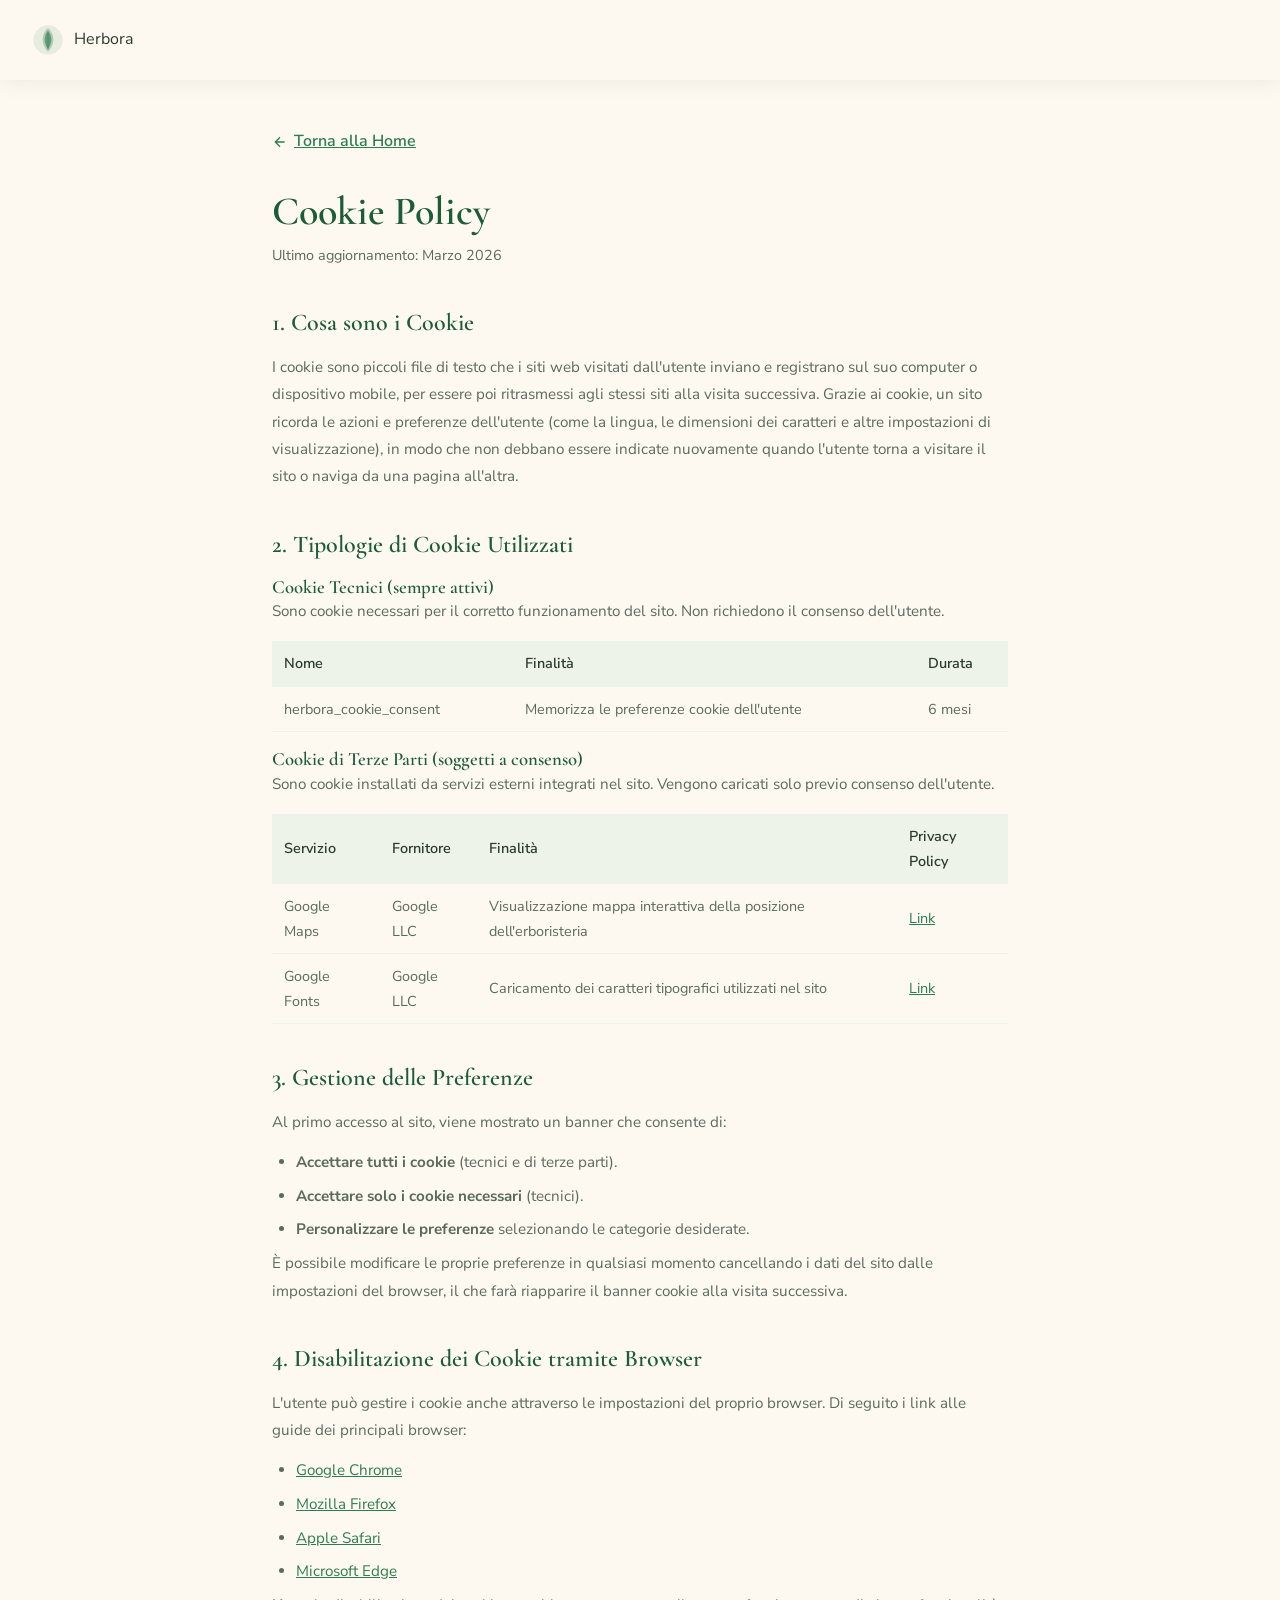
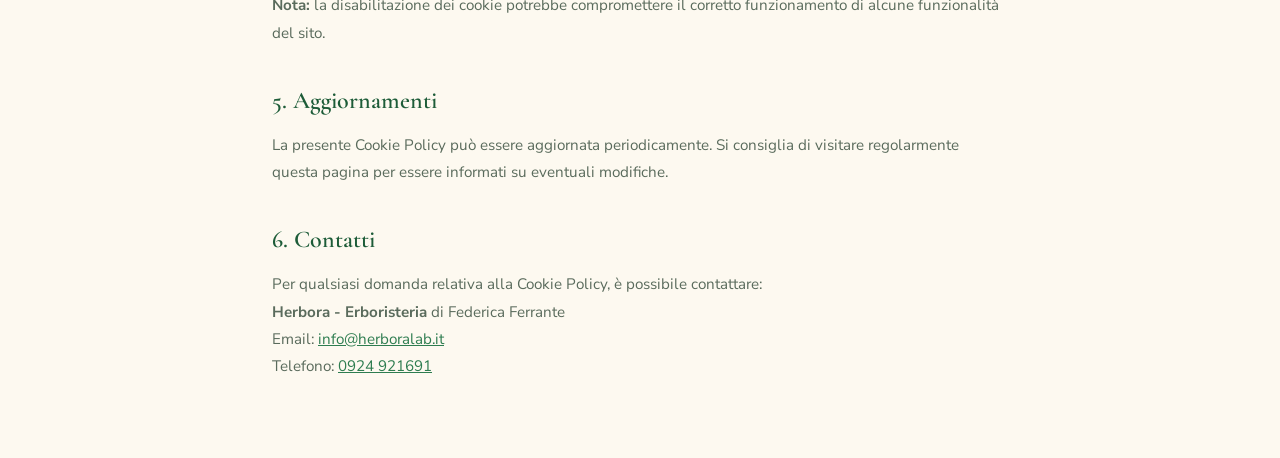
<file: cookie-policy.html>
<!DOCTYPE html>
<html lang="it">
<head>
    <meta charset="UTF-8">
    <meta name="viewport" content="width=device-width, initial-scale=1.0">
    <title>Cookie Policy - Herbora Erboristeria Partanna</title>
    <meta name="robots" content="noindex, nofollow">
    <link rel="icon" type="image/x-icon" href="favicon.ico">
    <link rel="preconnect" href="https://fonts.googleapis.com">
    <link rel="preconnect" href="https://fonts.gstatic.com" crossorigin>
    <link href="https://fonts.googleapis.com/css2?family=Cormorant+Garamond:wght@400;500;600;700&family=Nunito+Sans:wght@300;400;500;600;700&display=swap" rel="stylesheet">
    <link rel="stylesheet" href="css/style.css">
    <style>
        .legal-page { padding: calc(var(--nav-height) + 3rem) 2rem 4rem; max-width: 800px; margin: 0 auto; }
        .legal-page h1 { font-size: 2.5rem; margin-bottom: 0.5rem; }
        .legal-page .legal-date { color: var(--text-medium); font-size: 0.9rem; margin-bottom: 2rem; }
        .legal-page h2 { font-size: 1.5rem; margin-top: 2.5rem; margin-bottom: 1rem; color: var(--herbora-dark); }
        .legal-page p, .legal-page li { color: var(--text-medium); line-height: 1.8; margin-bottom: 0.8rem; font-size: 0.95rem; }
        .legal-page ul { padding-left: 1.5rem; }
        .legal-page ul li { list-style: disc; margin-bottom: 0.4rem; }
        .legal-page a { color: var(--herbora-green); text-decoration: underline; }
        .legal-back { display: inline-flex; align-items: center; gap: 6px; margin-bottom: 2rem; color: var(--herbora-green); font-weight: 600; }
        .cookie-table { width: 100%; border-collapse: collapse; margin: 1rem 0; }
        .cookie-table th, .cookie-table td { padding: 10px 12px; text-align: left; border-bottom: 1px solid var(--sage-light); font-size: 0.9rem; }
        .cookie-table th { background: var(--sage-light); font-weight: 600; color: var(--text-dark); }
        .cookie-table td { color: var(--text-medium); }
    </style>
</head>
<body>
    <!-- Navbar -->
    <nav class="navbar scrolled">
        <div class="navbar-container">
            <a href="index.html" class="navbar-brand">
                <svg class="navbar-logo" viewBox="0 0 48 48" xmlns="http://www.w3.org/2000/svg">
                    <circle cx="24" cy="24" r="22" fill="#2E7D50" opacity="0.1"/>
                    <path d="M24 6c0 0-8 6-8 18c0 6 3 12 8 18c5-6 8-12 8-18c0-12-8-18-8-18z" fill="#2E7D50" opacity="0.3"/>
                    <path d="M24 10c0 0-5 5-5 14c0 4 2 9 5 14c3-5 5-10 5-14c0-9-5-14-5-14z" fill="#2E7D50" opacity="0.6"/>
                    <line x1="24" y1="14" x2="24" y2="38" stroke="#2E7D50" stroke-width="1.5" opacity="0.5"/>
                </svg>
                <span class="navbar-brand-text">Herbora</span>
            </a>
        </div>
    </nav>

    <main class="legal-page">
        <a href="index.html" class="legal-back">
            <svg width="16" height="16" viewBox="0 0 24 24" fill="none" stroke="currentColor" stroke-width="2"><path d="M19 12H5M12 19l-7-7 7-7"/></svg>
            Torna alla Home
        </a>

        <h1>Cookie Policy</h1>
        <p class="legal-date">Ultimo aggiornamento: Marzo 2026</p>

        <h2>1. Cosa sono i Cookie</h2>
        <p>I cookie sono piccoli file di testo che i siti web visitati dall'utente inviano e registrano sul suo computer o dispositivo mobile, per essere poi ritrasmessi agli stessi siti alla visita successiva. Grazie ai cookie, un sito ricorda le azioni e preferenze dell'utente (come la lingua, le dimensioni dei caratteri e altre impostazioni di visualizzazione), in modo che non debbano essere indicate nuovamente quando l'utente torna a visitare il sito o naviga da una pagina all'altra.</p>

        <h2>2. Tipologie di Cookie Utilizzati</h2>

        <h3>Cookie Tecnici (sempre attivi)</h3>
        <p>Sono cookie necessari per il corretto funzionamento del sito. Non richiedono il consenso dell'utente.</p>

        <table class="cookie-table">
            <thead>
                <tr>
                    <th>Nome</th>
                    <th>Finalità</th>
                    <th>Durata</th>
                </tr>
            </thead>
            <tbody>
                <tr>
                    <td>herbora_cookie_consent</td>
                    <td>Memorizza le preferenze cookie dell'utente</td>
                    <td>6 mesi</td>
                </tr>
            </tbody>
        </table>

        <h3>Cookie di Terze Parti (soggetti a consenso)</h3>
        <p>Sono cookie installati da servizi esterni integrati nel sito. Vengono caricati solo previo consenso dell'utente.</p>

        <table class="cookie-table">
            <thead>
                <tr>
                    <th>Servizio</th>
                    <th>Fornitore</th>
                    <th>Finalità</th>
                    <th>Privacy Policy</th>
                </tr>
            </thead>
            <tbody>
                <tr>
                    <td>Google Maps</td>
                    <td>Google LLC</td>
                    <td>Visualizzazione mappa interattiva della posizione dell'erboristeria</td>
                    <td><a href="https://policies.google.com/privacy" target="_blank" rel="noopener">Link</a></td>
                </tr>
                <tr>
                    <td>Google Fonts</td>
                    <td>Google LLC</td>
                    <td>Caricamento dei caratteri tipografici utilizzati nel sito</td>
                    <td><a href="https://policies.google.com/privacy" target="_blank" rel="noopener">Link</a></td>
                </tr>
            </tbody>
        </table>

        <h2>3. Gestione delle Preferenze</h2>
        <p>Al primo accesso al sito, viene mostrato un banner che consente di:</p>
        <ul>
            <li><strong>Accettare tutti i cookie</strong> (tecnici e di terze parti).</li>
            <li><strong>Accettare solo i cookie necessari</strong> (tecnici).</li>
            <li><strong>Personalizzare le preferenze</strong> selezionando le categorie desiderate.</li>
        </ul>
        <p>È possibile modificare le proprie preferenze in qualsiasi momento cancellando i dati del sito dalle impostazioni del browser, il che farà riapparire il banner cookie alla visita successiva.</p>

        <h2>4. Disabilitazione dei Cookie tramite Browser</h2>
        <p>L'utente può gestire i cookie anche attraverso le impostazioni del proprio browser. Di seguito i link alle guide dei principali browser:</p>
        <ul>
            <li><a href="https://support.google.com/chrome/answer/95647" target="_blank" rel="noopener">Google Chrome</a></li>
            <li><a href="https://support.mozilla.org/it/kb/protezione-antitracciamento-avanzata-firefox-desktop" target="_blank" rel="noopener">Mozilla Firefox</a></li>
            <li><a href="https://support.apple.com/it-it/guide/safari/sfri11471/mac" target="_blank" rel="noopener">Apple Safari</a></li>
            <li><a href="https://support.microsoft.com/it-it/microsoft-edge/eliminare-i-cookie-in-microsoft-edge-63947406-40ac-c3b8-57b9-2a946a29ae09" target="_blank" rel="noopener">Microsoft Edge</a></li>
        </ul>
        <p><strong>Nota:</strong> la disabilitazione dei cookie potrebbe compromettere il corretto funzionamento di alcune funzionalità del sito.</p>

        <h2>5. Aggiornamenti</h2>
        <p>La presente Cookie Policy può essere aggiornata periodicamente. Si consiglia di visitare regolarmente questa pagina per essere informati su eventuali modifiche.</p>

        <h2>6. Contatti</h2>
        <p>Per qualsiasi domanda relativa alla Cookie Policy, è possibile contattare:<br>
        <strong>Herbora - Erboristeria</strong> di Federica Ferrante<br>
        Email: <a href="mailto:info@herboralab.it">info@herboralab.it</a><br>
        Telefono: <a href="tel:+390924921691">0924 921691</a></p>
    </main>
</body>
</html>
</file>
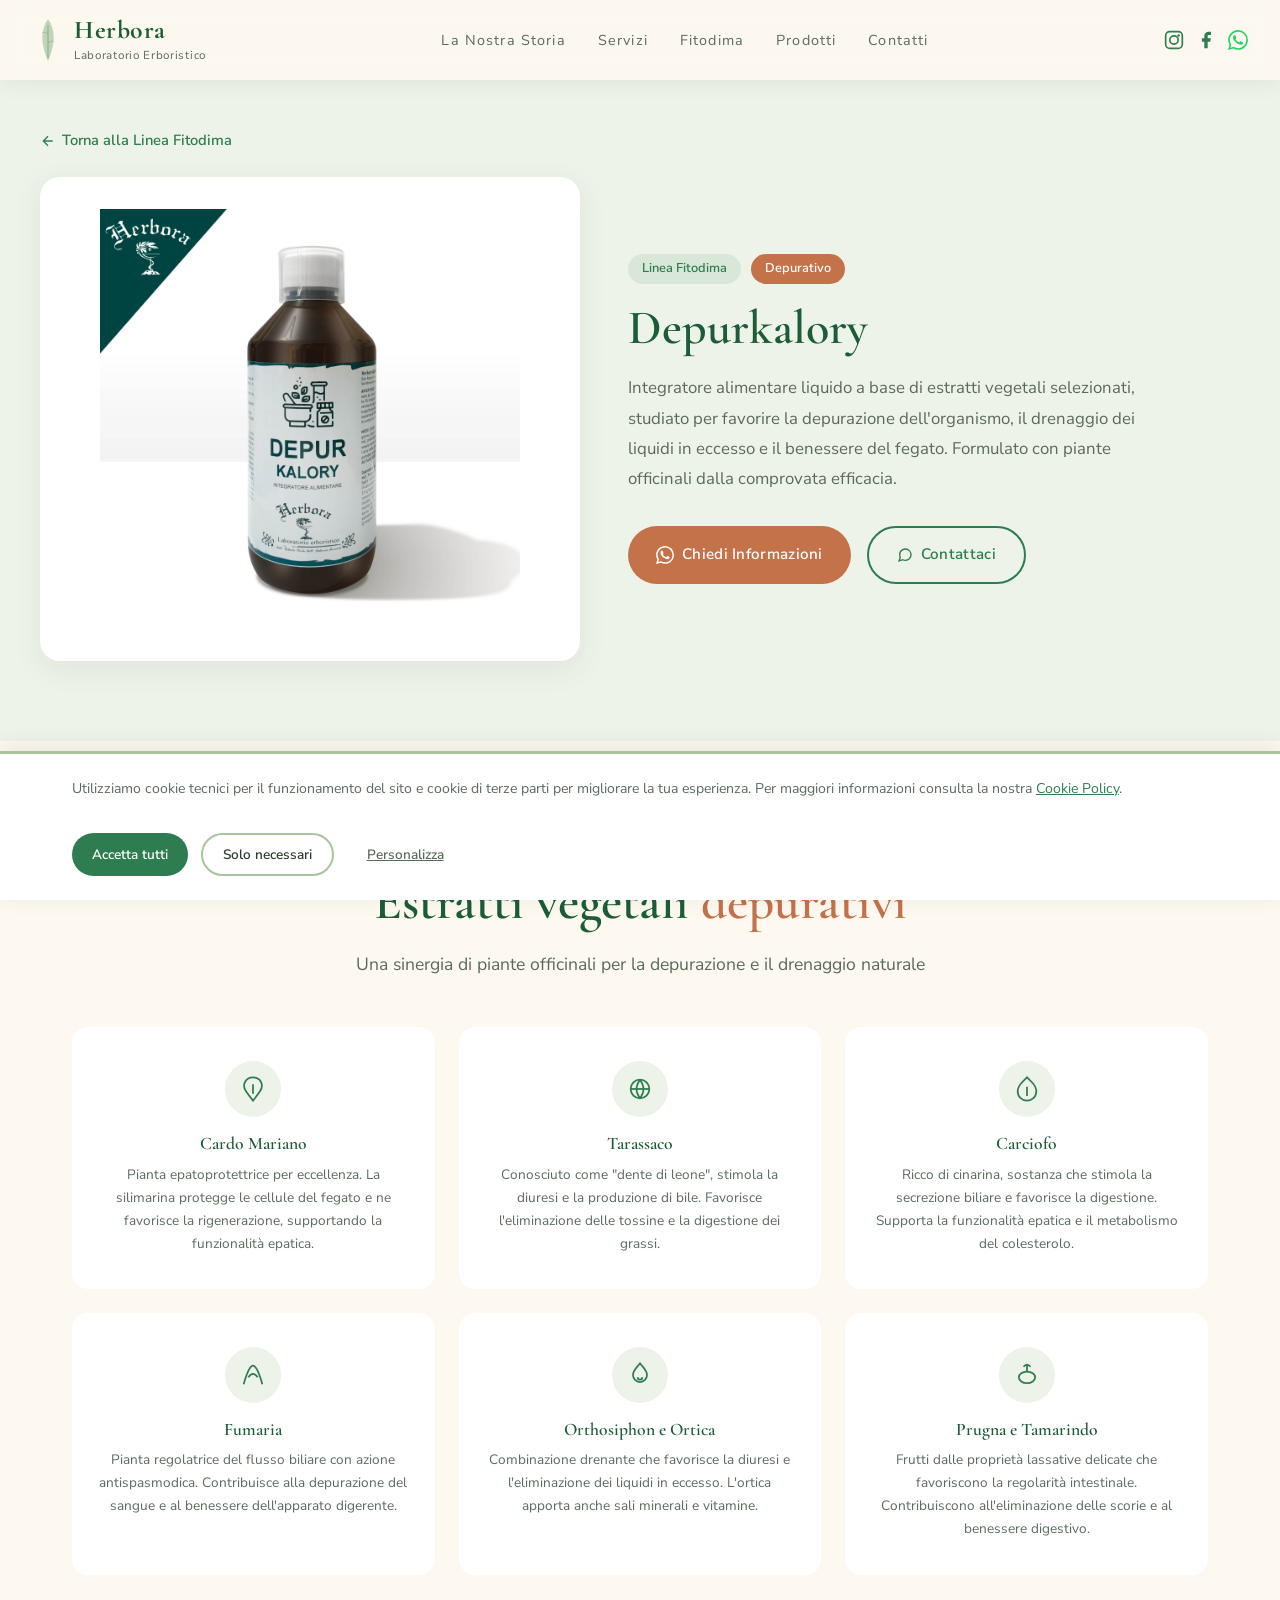
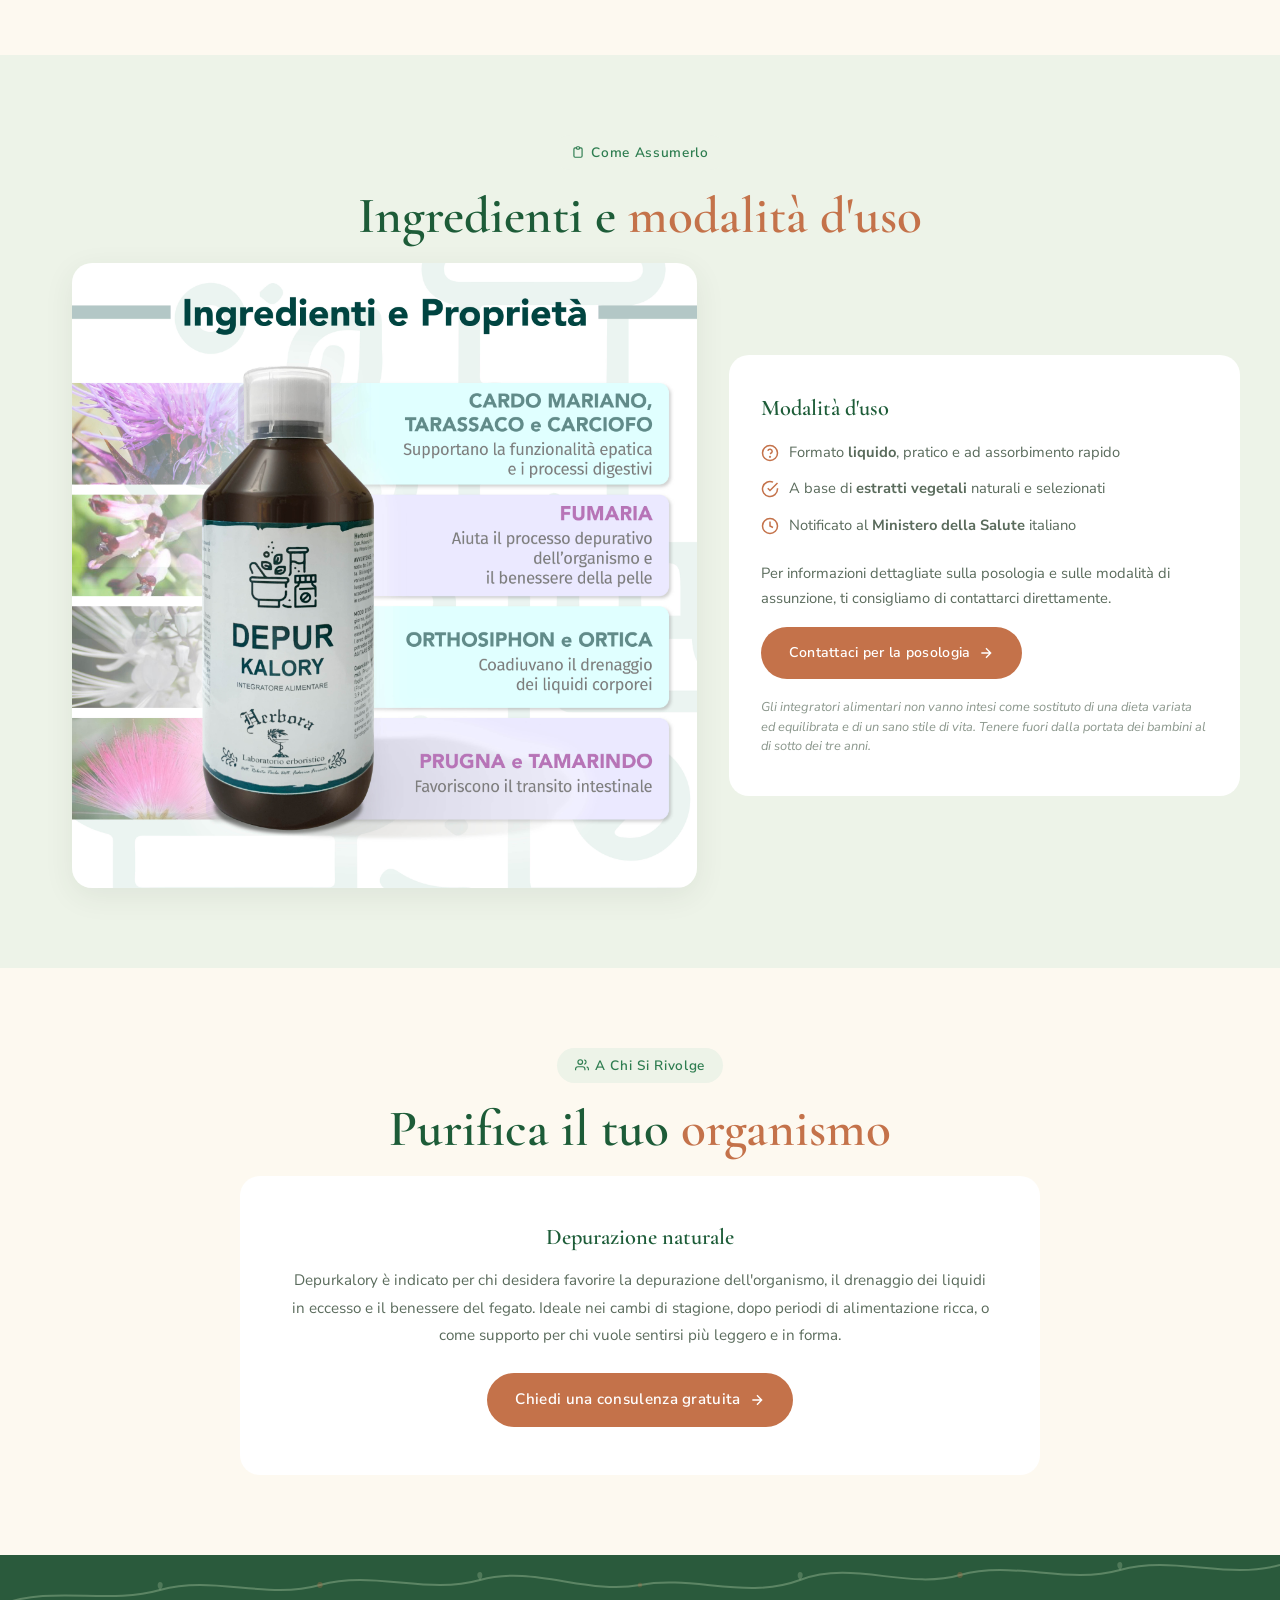
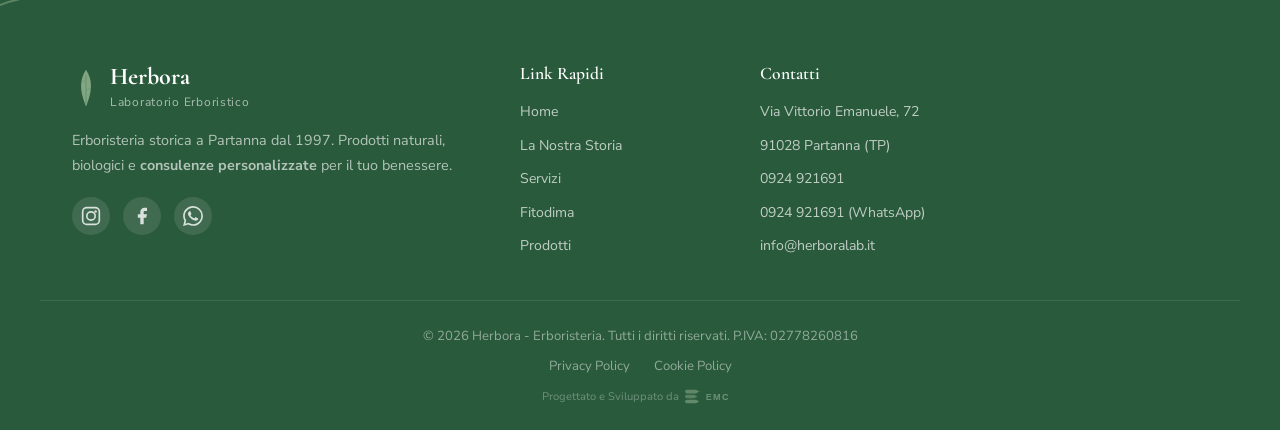
<file: depurkalory.html>
<!DOCTYPE html>
<html lang="it">
<head>
    <meta charset="UTF-8">
    <meta name="viewport" content="width=device-width, initial-scale=1.0">
    <title>Depurkalory - Integratore Depurativo | Linea Fitodima - Herbora</title>
    <meta name="description" content="Depurkalory, integratore alimentare depurativo liquido a base di estratti vegetali. Linea Fitodima by Herbora. Favorisce la depurazione dell'organismo e il drenaggio dei liquidi.">
    <meta name="keywords" content="Depurkalory, integratore depurativo, Fitodima, Herbora, depurazione, drenaggio liquidi, estratti vegetali, integratore liquido">
    <meta name="robots" content="index, follow">
    <link rel="canonical" href="https://herboralab.it/depurkalory.html">

    <!-- Open Graph -->
    <meta property="og:type" content="product">
    <meta property="og:title" content="Depurkalory - Integratore Depurativo | Fitodima by Herbora">
    <meta property="og:description" content="Integratore alimentare liquido a base di estratti vegetali. Favorisce la depurazione dell'organismo e il drenaggio dei liquidi.">
    <meta property="og:url" content="https://herboralab.it/depurkalory.html">
    <meta property="og:site_name" content="Herbora">
    <meta property="og:locale" content="it_IT">

    <link rel="icon" type="image/png" href="images/logo.png">

    <!-- Google Fonts -->
    <link rel="preconnect" href="https://fonts.googleapis.com">
    <link rel="preconnect" href="https://fonts.gstatic.com" crossorigin>
    <link href="https://fonts.googleapis.com/css2?family=Cormorant+Garamond:ital,wght@0,400;0,500;0,600;0,700;1,400;1,500&family=Nunito+Sans:wght@300;400;500;600;700&display=swap" rel="stylesheet">

    <link rel="stylesheet" href="css/style.css">

    <!-- Schema.org Product -->
    <script type="application/ld+json">
    {
        "@context": "https://schema.org",
        "@type": "Product",
        "name": "Depurkalory",
        "description": "Integratore alimentare depurativo liquido a base di estratti vegetali. Favorisce la depurazione dell'organismo e il drenaggio dei liquidi.",
        "brand": {
            "@type": "Brand",
            "name": "Fitodima"
        },
        "manufacturer": {
            "@type": "Organization",
            "name": "Herbora - Erboristeria"
        },
        "category": "Integratori Alimentari"
    }
    </script>
</head>
<body>

    <!-- ========== NAVBAR ========== -->
    <nav class="navbar scrolled">
        <div class="navbar-container">
            <a href="index.html" class="navbar-brand">
                <svg class="navbar-logo" viewBox="0 0 50 80" xmlns="http://www.w3.org/2000/svg" aria-hidden="true">
                    <path d="M25 5 C15 20, 10 40, 25 75 C40 40, 35 20, 25 5z" fill="#A8C5A0" opacity="0.7"/>
                    <line x1="25" y1="15" x2="25" y2="70" stroke="#2E7D50" stroke-width="1.2" opacity="0.6"/>
                    <path d="M25 30 C20 25, 15 28, 15 28" fill="none" stroke="#2E7D50" stroke-width="0.8" opacity="0.5"/>
                    <path d="M25 45 C30 40, 35 43, 35 43" fill="none" stroke="#2E7D50" stroke-width="0.8" opacity="0.5"/>
                </svg>
                <div class="navbar-brand-text">
                    <span>Herbora</span>
                    <span class="brand-subtitle">Laboratorio Erboristico</span>
                </div>
            </a>

            <div class="navbar-links" id="navbarLinks">
                <a href="index.html#storia" class="nav-link">La Nostra Storia</a>
                <a href="index.html#servizi" class="nav-link">Servizi</a>
                <a href="index.html#fitodima" class="nav-link">Fitodima</a>
                <a href="index.html#prodotti" class="nav-link">Prodotti</a>
                <a href="index.html#contatti" class="nav-link">Contatti</a>
            </div>

            <div class="navbar-social">
                <a href="https://www.instagram.com/herbora_parla?igsh=dG9mOWo2czh0NHE0" target="_blank" rel="noopener" aria-label="Instagram" class="navbar-social-link">
                    <svg width="20" height="20" viewBox="0 0 24 24" fill="none" stroke="currentColor" stroke-width="2"><rect x="2" y="2" width="20" height="20" rx="5"/><circle cx="12" cy="12" r="5"/><circle cx="17.5" cy="6.5" r="1.5" fill="currentColor" stroke="none"/></svg>
                </a>
                <a href="https://www.facebook.com/Dott.ssaRobertaParla/?locale=it_IT" target="_blank" rel="noopener" aria-label="Facebook" class="navbar-social-link">
                    <svg width="20" height="20" viewBox="0 0 24 24" fill="currentColor"><path d="M18 2h-3a5 5 0 00-5 5v3H7v4h3v8h4v-8h3l1-4h-4V7a1 1 0 011-1h3z"/></svg>
                </a>
                <a href="https://wa.me/390924921691?text=Ciao%2C%20vorrei%20informazioni%20su%20Depurkalory" target="_blank" rel="noopener" aria-label="WhatsApp" class="navbar-social-link navbar-social-wa">
                    <svg width="20" height="20" viewBox="0 0 24 24" fill="currentColor"><path d="M17.472 14.382c-.297-.149-1.758-.867-2.03-.967-.273-.099-.471-.148-.67.15-.197.297-.767.966-.94 1.164-.173.199-.347.223-.644.075-.297-.15-1.255-.463-2.39-1.475-.883-.788-1.48-1.761-1.653-2.059-.173-.297-.018-.458.13-.606.134-.133.298-.347.446-.52.149-.174.198-.298.298-.497.099-.198.05-.371-.025-.52-.075-.149-.669-1.612-.916-2.207-.242-.579-.487-.5-.669-.51-.173-.008-.371-.01-.57-.01-.198 0-.52.074-.792.372-.272.297-1.04 1.016-1.04 2.479 0 1.462 1.065 2.875 1.213 3.074.149.198 2.096 3.2 5.077 4.487.709.306 1.262.489 1.694.625.712.227 1.36.195 1.871.118.571-.085 1.758-.719 2.006-1.413.248-.694.248-1.289.173-1.413-.074-.124-.272-.198-.57-.347m-5.421 7.403h-.004a9.87 9.87 0 01-5.031-1.378l-.361-.214-3.741.982.998-3.648-.235-.374a9.86 9.86 0 01-1.51-5.26c.001-5.45 4.436-9.884 9.888-9.884 2.64 0 5.122 1.03 6.988 2.898a9.825 9.825 0 012.893 6.994c-.003 5.45-4.437 9.884-9.885 9.884m8.413-18.297A11.815 11.815 0 0012.05 0C5.495 0 .16 5.335.157 11.892c0 2.096.547 4.142 1.588 5.945L.057 24l6.305-1.654a11.882 11.882 0 005.683 1.448h.005c6.554 0 11.89-5.335 11.893-11.893a11.821 11.821 0 00-3.48-8.413z"/></svg>
                </a>
            </div>

            <!-- Mobile toggle -->
            <button class="navbar-toggle" id="navbarToggle" aria-label="Apri menu">
                <svg viewBox="0 0 24 24" width="28" height="28" fill="none" stroke="#2E7D50" stroke-width="2" stroke-linecap="round">
                    <line x1="3" y1="6" x2="21" y2="6"/>
                    <line x1="3" y1="12" x2="21" y2="12"/>
                    <line x1="3" y1="18" x2="21" y2="18"/>
                </svg>
            </button>
        </div>
    </nav>

    <!-- Mobile overlay -->
    <div class="mobile-overlay" id="mobileOverlay">
        <svg class="mobile-overlay-pattern" viewBox="0 0 400 800" preserveAspectRatio="xMidYMid slice" xmlns="http://www.w3.org/2000/svg">
            <defs>
                <pattern id="botanicalPattern" x="0" y="0" width="200" height="200" patternUnits="userSpaceOnUse">
                    <path d="M50 10c0 0-20 15-20 40s10 30 20 40c10-10 20-15 20-40S50 10 50 10z" fill="none" stroke="#A8C5A0" stroke-width="0.5" opacity="0.3"/>
                    <path d="M150 60c0 0-15 10-15 30s7 22 15 30c8-8 15-10 15-30S150 60 150 60z" fill="none" stroke="#A8C5A0" stroke-width="0.5" opacity="0.2"/>
                    <circle cx="100" cy="150" r="8" fill="none" stroke="#A8C5A0" stroke-width="0.5" opacity="0.15"/>
                    <path d="M100 142 L100 158" fill="none" stroke="#A8C5A0" stroke-width="0.5" opacity="0.15"/>
                </pattern>
            </defs>
            <rect width="100%" height="100%" fill="url(#botanicalPattern)"/>
        </svg>
        <div class="mobile-nav-links">
            <a href="index.html" class="mobile-link">Home</a>
            <a href="index.html#storia" class="mobile-link">La nostra storia</a>
            <a href="index.html#servizi" class="mobile-link">Servizi</a>
            <a href="index.html#fitodima" class="mobile-link">Fitodima</a>
            <a href="index.html#prodotti" class="mobile-link">Prodotti</a>
            <a href="index.html#contatti" class="mobile-link">Contatti</a>
            <div class="mobile-social">
                <a href="https://www.instagram.com/herbora_parla?igsh=dG9mOWo2czh0NHE0" target="_blank" rel="noopener" aria-label="Instagram" class="mobile-social-link">
                    <svg width="24" height="24" viewBox="0 0 24 24" fill="none" stroke="currentColor" stroke-width="2"><rect x="2" y="2" width="20" height="20" rx="5"/><circle cx="12" cy="12" r="5"/><circle cx="17.5" cy="6.5" r="1.5" fill="currentColor" stroke="none"/></svg>
                </a>
                <a href="https://www.facebook.com/Dott.ssaRobertaParla/?locale=it_IT" target="_blank" rel="noopener" aria-label="Facebook" class="mobile-social-link">
                    <svg width="24" height="24" viewBox="0 0 24 24" fill="currentColor"><path d="M18 2h-3a5 5 0 00-5 5v3H7v4h3v8h4v-8h3l1-4h-4V7a1 1 0 011-1h3z"/></svg>
                </a>
                <a href="https://wa.me/390924921691?text=Ciao%2C%20vorrei%20informazioni%20su%20Depurkalory" target="_blank" rel="noopener" aria-label="WhatsApp" class="mobile-social-link mobile-social-wa">
                    <svg width="24" height="24" viewBox="0 0 24 24" fill="currentColor"><path d="M17.472 14.382c-.297-.149-1.758-.867-2.03-.967-.273-.099-.471-.148-.67.15-.197.297-.767.966-.94 1.164-.173.199-.347.223-.644.075-.297-.15-1.255-.463-2.39-1.475-.883-.788-1.48-1.761-1.653-2.059-.173-.297-.018-.458.13-.606.134-.133.298-.347.446-.52.149-.174.198-.298.298-.497.099-.198.05-.371-.025-.52-.075-.149-.669-1.612-.916-2.207-.242-.579-.487-.5-.669-.51-.173-.008-.371-.01-.57-.01-.198 0-.52.074-.792.372-.272.297-1.04 1.016-1.04 2.479 0 1.462 1.065 2.875 1.213 3.074.149.198 2.096 3.2 5.077 4.487.709.306 1.262.489 1.694.625.712.227 1.36.195 1.871.118.571-.085 1.758-.719 2.006-1.413.248-.694.248-1.289.173-1.413-.074-.124-.272-.198-.57-.347m-5.421 7.403h-.004a9.87 9.87 0 01-5.031-1.378l-.361-.214-3.741.982.998-3.648-.235-.374a9.86 9.86 0 01-1.51-5.26c.001-5.45 4.436-9.884 9.888-9.884 2.64 0 5.122 1.03 6.988 2.898a9.825 9.825 0 012.893 6.994c-.003 5.45-4.437 9.884-9.885 9.884m8.413-18.297A11.815 11.815 0 0012.05 0C5.495 0 .16 5.335.157 11.892c0 2.096.547 4.142 1.588 5.945L.057 24l6.305-1.654a11.882 11.882 0 005.683 1.448h.005c6.554 0 11.89-5.335 11.893-11.893a11.821 11.821 0 00-3.48-8.413z"/></svg>
                </a>
            </div>
        </div>
    </div>

    <!-- ========== HERO ========== -->
    <section class="product-hero">
        <div class="section-container" style="text-align:left;padding:0;">
            <a href="index.html#fitodima" class="product-back-link">
                <svg width="16" height="16" viewBox="0 0 24 24" fill="none" stroke="currentColor" stroke-width="2"><path d="M19 12H5M12 19l-7-7 7-7"/></svg>
                Torna alla Linea Fitodima
            </a>
        </div>
        <div class="product-hero-container">
            <div class="product-hero-image">
                <img src="images/prodottiamarchio/Slide per Amazon - linea Kalory - Herbora - 01.jpg" alt="Depurkalory - Integratore Depurativo Fitodima">
            </div>
            <div class="product-hero-content">
                <div class="product-hero-badges">
                    <span class="product-badge-line">Linea Fitodima</span>
                    <span class="product-badge-type">Depurativo</span>
                </div>
                <h1>Depurkalory</h1>
                <p>Integratore alimentare liquido a base di estratti vegetali selezionati, studiato per favorire la depurazione dell'organismo, il drenaggio dei liquidi in eccesso e il benessere del fegato. Formulato con piante officinali dalla comprovata efficacia.</p>
                <div class="product-hero-ctas">
                    <a href="https://wa.me/390924921691?text=Ciao%2C%20vorrei%20informazioni%20su%20Depurkalory" target="_blank" rel="noopener" class="btn btn-primary">
                        <svg width="18" height="18" viewBox="0 0 24 24" fill="currentColor"><path d="M17.472 14.382c-.297-.149-1.758-.867-2.03-.967-.273-.099-.471-.148-.67.15-.197.297-.767.966-.94 1.164-.173.199-.347.223-.644.075-.297-.15-1.255-.463-2.39-1.475-.883-.788-1.48-1.761-1.653-2.059-.173-.297-.018-.458.13-.606.134-.133.298-.347.446-.52.149-.174.198-.298.298-.497.099-.198.05-.371-.025-.52-.075-.149-.669-1.612-.916-2.207-.242-.579-.487-.5-.669-.51-.173-.008-.371-.01-.57-.01-.198 0-.52.074-.792.372-.272.297-1.04 1.016-1.04 2.479 0 1.462 1.065 2.875 1.213 3.074.149.198 2.096 3.2 5.077 4.487.709.306 1.262.489 1.694.625.712.227 1.36.195 1.871.118.571-.085 1.758-.719 2.006-1.413.248-.694.248-1.289.173-1.413-.074-.124-.272-.198-.57-.347m-5.421 7.403h-.004a9.87 9.87 0 01-5.031-1.378l-.361-.214-3.741.982.998-3.648-.235-.374a9.86 9.86 0 01-1.51-5.26c.001-5.45 4.436-9.884 9.888-9.884 2.64 0 5.122 1.03 6.988 2.898a9.825 9.825 0 012.893 6.994c-.003 5.45-4.437 9.884-9.885 9.884m8.413-18.297A11.815 11.815 0 0012.05 0C5.495 0 .16 5.335.157 11.892c0 2.096.547 4.142 1.588 5.945L.057 24l6.305-1.654a11.882 11.882 0 005.683 1.448h.005c6.554 0 11.89-5.335 11.893-11.893a11.821 11.821 0 00-3.48-8.413z"/></svg>
                        Chiedi Informazioni
                    </a>
                    <a href="index.html#contatti" class="btn btn-whatsapp">
                        <svg width="16" height="16" viewBox="0 0 24 24" fill="none" stroke="currentColor" stroke-width="2"><path d="M21 11.5a8.38 8.38 0 01-.9 3.8 8.5 8.5 0 01-7.6 4.7 8.38 8.38 0 01-3.8-.9L3 21l1.9-5.7a8.38 8.38 0 01-.9-3.8 8.5 8.5 0 014.7-7.6 8.38 8.38 0 013.8-.9h.5a8.48 8.48 0 018 8v.5z"/></svg>
                        Contattaci
                    </a>
                </div>
            </div>
        </div>
    </section>

    <!-- ========== INGREDIENTI ========== -->
    <section class="product-ingredients">
        <div class="section-container">
            <span class="section-badge">
                <svg width="14" height="14" viewBox="0 0 24 24" fill="none" stroke="currentColor" stroke-width="2"><path d="M12 2C6 2 2 8 6 14c2 3 6 8 6 8s4-5 6-8c4-6 0-12-6-12z"/></svg>
                Ingredienti Attivi
            </span>
            <h2 class="section-title">Estratti vegetali <span class="accent">depurativi</span></h2>
            <p class="section-subtitle">Una sinergia di piante officinali per la depurazione e il drenaggio naturale</p>
        </div>

        <div class="product-ingredients-grid">
            <div class="ingredient-card">
                <div class="ingredient-icon">
                    <svg viewBox="0 0 24 24" fill="none" stroke="currentColor" stroke-width="1.5"><path d="M12 2C6 2 2 8 6 14c2 3 6 8 6 8s4-5 6-8c4-6 0-12-6-12z"/><line x1="12" y1="8" x2="12" y2="16"/></svg>
                </div>
                <h3>Cardo Mariano</h3>
                <p>Pianta epatoprotettrice per eccellenza. La silimarina protegge le cellule del fegato e ne favorisce la rigenerazione, supportando la funzionalità epatica.</p>
            </div>

            <div class="ingredient-card">
                <div class="ingredient-icon">
                    <svg viewBox="0 0 24 24" fill="none" stroke="currentColor" stroke-width="1.5"><circle cx="12" cy="12" r="8"/><path d="M12 4c-2 3-3 5-3 8s1 5 3 8"/><path d="M12 4c2 3 3 5 3 8s-1 5-3 8"/><line x1="4" y1="12" x2="20" y2="12"/></svg>
                </div>
                <h3>Tarassaco</h3>
                <p>Conosciuto come "dente di leone", stimola la diuresi e la produzione di bile. Favorisce l'eliminazione delle tossine e la digestione dei grassi.</p>
            </div>

            <div class="ingredient-card">
                <div class="ingredient-icon">
                    <svg viewBox="0 0 24 24" fill="none" stroke="currentColor" stroke-width="1.5"><path d="M12 22c-4 0-8-3-8-8 0-3 2-6 4-8l4-4 4 4c2 2 4 5 4 8 0 5-4 8-8 8z"/><line x1="12" y1="10" x2="12" y2="18"/></svg>
                </div>
                <h3>Carciofo</h3>
                <p>Ricco di cinarina, sostanza che stimola la secrezione biliare e favorisce la digestione. Supporta la funzionalità epatica e il metabolismo del colesterolo.</p>
            </div>

            <div class="ingredient-card">
                <div class="ingredient-icon">
                    <svg viewBox="0 0 24 24" fill="none" stroke="currentColor" stroke-width="1.5"><path d="M4 20C4 20 8 4 12 4s8 16 8 16"/><path d="M8 14c0 0 2-3 4-3s4 3 4 3"/></svg>
                </div>
                <h3>Fumaria</h3>
                <p>Pianta regolatrice del flusso biliare con azione antispasmodica. Contribuisce alla depurazione del sangue e al benessere dell'apparato digerente.</p>
            </div>

            <div class="ingredient-card">
                <div class="ingredient-icon">
                    <svg viewBox="0 0 24 24" fill="none" stroke="currentColor" stroke-width="1.5"><path d="M12 2c-3 4-6 6-6 10a6 6 0 0012 0c0-4-3-6-6-10z"/><path d="M10 14c0 1.1.9 2 2 2s2-.9 2-2"/></svg>
                </div>
                <h3>Orthosiphon e Ortica</h3>
                <p>Combinazione drenante che favorisce la diuresi e l'eliminazione dei liquidi in eccesso. L'ortica apporta anche sali minerali e vitamine.</p>
            </div>

            <div class="ingredient-card">
                <div class="ingredient-icon">
                    <svg viewBox="0 0 24 24" fill="none" stroke="currentColor" stroke-width="1.5"><ellipse cx="12" cy="14" rx="7" ry="5"/><path d="M12 9V3M9 5c0 0 1.5-2 3-2s3 2 3 2"/></svg>
                </div>
                <h3>Prugna e Tamarindo</h3>
                <p>Frutti dalle proprietà lassative delicate che favoriscono la regolarità intestinale. Contribuiscono all'eliminazione delle scorie e al benessere digestivo.</p>
            </div>
        </div>
    </section>

    <!-- ========== INFOGRAFICA + USO ========== -->
    <section class="product-infographic">
        <div class="section-container">
            <span class="section-badge">
                <svg width="14" height="14" viewBox="0 0 24 24" fill="none" stroke="currentColor" stroke-width="2"><path d="M9 5H7a2 2 0 00-2 2v12a2 2 0 002 2h10a2 2 0 002-2V7a2 2 0 00-2-2h-2M9 5a2 2 0 002 2h2a2 2 0 002-2M9 5a2 2 0 012-2h2a2 2 0 012 2"/></svg>
                Come Assumerlo
            </span>
            <h2 class="section-title">Ingredienti e <span class="accent">modalità d'uso</span></h2>
        </div>

        <div class="product-infographic-container">
            <div class="product-infographic-image">
                <img src="images/prodottiamarchio/Slide per Amazon - linea Kalory - Herbora - 012.jpg" alt="Infografica ingredienti Depurkalory" loading="lazy">
            </div>
            <div class="product-usage-card">
                <h3>Modalità d'uso</h3>
                <ul class="product-usage-list">
                    <li>
                        <svg width="18" height="18" viewBox="0 0 24 24" fill="none" stroke="currentColor" stroke-width="2"><path d="M12 22c5.5 0 10-4.5 10-10S17.5 2 12 2 2 6.5 2 12s4.5 10 10 10z"/><path d="M9.09 9a3 3 0 015.83 1c0 2-3 3-3 3"/><circle cx="12" cy="17" r=".5" fill="currentColor"/></svg>
                        <span>Formato <strong>liquido</strong>, pratico e ad assorbimento rapido</span>
                    </li>
                    <li>
                        <svg width="18" height="18" viewBox="0 0 24 24" fill="none" stroke="currentColor" stroke-width="2"><path d="M22 11.08V12a10 10 0 11-5.93-9.14"/><path d="M22 4L12 14.01l-3-3"/></svg>
                        <span>A base di <strong>estratti vegetali</strong> naturali e selezionati</span>
                    </li>
                    <li>
                        <svg width="18" height="18" viewBox="0 0 24 24" fill="none" stroke="currentColor" stroke-width="2"><circle cx="12" cy="12" r="10"/><path d="M12 6v6l4 2"/></svg>
                        <span>Notificato al <strong>Ministero della Salute</strong> italiano</span>
                    </li>
                </ul>
                <p style="font-size:0.92rem;color:var(--text-medium);line-height:1.7;margin-bottom:1rem;">Per informazioni dettagliate sulla posologia e sulle modalità di assunzione, ti consigliamo di contattarci direttamente.</p>
                <a href="https://wa.me/390924921691?text=Ciao%2C%20vorrei%20informazioni%20sulla%20posologia%20di%20Depurkalory" target="_blank" rel="noopener" class="btn btn-primary" style="font-size:0.88rem;">
                    Contattaci per la posologia
                    <svg width="16" height="16" viewBox="0 0 24 24" fill="none" stroke="currentColor" stroke-width="2"><path d="M5 12h14M12 5l7 7-7 7"/></svg>
                </a>
                <p class="product-disclaimer" style="margin-top:1.2rem;">Gli integratori alimentari non vanno intesi come sostituto di una dieta variata ed equilibrata e di un sano stile di vita. Tenere fuori dalla portata dei bambini al di sotto dei tre anni.</p>
            </div>
        </div>
    </section>

    <!-- ========== A CHI È RIVOLTO ========== -->
    <section class="product-target">
        <div class="section-container">
            <span class="section-badge">
                <svg width="14" height="14" viewBox="0 0 24 24" fill="none" stroke="currentColor" stroke-width="2"><path d="M17 21v-2a4 4 0 00-4-4H5a4 4 0 00-4 4v2"/><circle cx="9" cy="7" r="4"/><path d="M23 21v-2a4 4 0 00-3-3.87"/><path d="M16 3.13a4 4 0 010 7.75"/></svg>
                A Chi Si Rivolge
            </span>
            <h2 class="section-title">Purifica il tuo <span class="accent">organismo</span></h2>
        </div>
        <div class="product-target-card">
            <h3>Depurazione naturale</h3>
            <p>Depurkalory è indicato per chi desidera favorire la depurazione dell'organismo, il drenaggio dei liquidi in eccesso e il benessere del fegato. Ideale nei cambi di stagione, dopo periodi di alimentazione ricca, o come supporto per chi vuole sentirsi più leggero e in forma.</p>
            <a href="https://wa.me/390924921691?text=Ciao%2C%20vorrei%20informazioni%20su%20Depurkalory" target="_blank" rel="noopener" class="btn btn-primary">
                Chiedi una consulenza gratuita
                <svg width="16" height="16" viewBox="0 0 24 24" fill="none" stroke="currentColor" stroke-width="2"><path d="M5 12h14M12 5l7 7-7 7"/></svg>
            </a>
        </div>
    </section>

    <!-- ========== FOOTER ========== -->
    <footer class="footer">
        <svg class="footer-vine" viewBox="0 0 1440 60" preserveAspectRatio="none" xmlns="http://www.w3.org/2000/svg">
            <path d="M0 50 C60 30, 120 50, 180 35 C240 20, 300 45, 360 30 C420 15, 480 40, 540 25 C600 10, 660 40, 720 30 C780 20, 840 45, 900 25 C960 5, 1020 35, 1080 20 C1140 5, 1200 30, 1260 15 C1320 0, 1380 25, 1440 10" fill="none" stroke="#A8C5A0" stroke-width="2" opacity="0.4"/>
            <path d="M180 35c-4-3-3-8 0-8s4 3 2 6" fill="#A8C5A0" opacity="0.3"/>
            <path d="M540 25c4-3 3-8 0-8s-4 3-2 6" fill="#A8C5A0" opacity="0.3"/>
            <path d="M900 25c-4-3-3-8 0-8s4 3 2 6" fill="#A8C5A0" opacity="0.3"/>
            <path d="M1260 15c4-3 3-8 0-8s-4 3-2 6" fill="#A8C5A0" opacity="0.3"/>
            <circle cx="360" cy="30" r="3" fill="#C4724A" opacity="0.3"/>
            <circle cx="720" cy="30" r="2.5" fill="#C4724A" opacity="0.25"/>
            <circle cx="1080" cy="20" r="3" fill="#C4724A" opacity="0.3"/>
        </svg>

        <div class="footer-container">
            <div class="footer-col footer-about">
                <div class="footer-brand">
                    <svg class="footer-logo" viewBox="0 0 50 80" xmlns="http://www.w3.org/2000/svg" aria-hidden="true">
                        <path d="M25 5 C15 20, 10 40, 25 75 C40 40, 35 20, 25 5z" fill="#A8C5A0" opacity="0.7"/>
                        <line x1="25" y1="15" x2="25" y2="70" stroke="#2E7D50" stroke-width="1.2" opacity="0.6"/>
                        <path d="M25 30 C20 25, 15 28, 15 28" fill="none" stroke="#2E7D50" stroke-width="0.8" opacity="0.5"/>
                        <path d="M25 45 C30 40, 35 43, 35 43" fill="none" stroke="#2E7D50" stroke-width="0.8" opacity="0.5"/>
                    </svg>
                    <div class="footer-brand-text">
                        <span>Herbora</span>
                        <span class="footer-brand-subtitle">Laboratorio Erboristico</span>
                    </div>
                </div>
                <p>Erboristeria storica a Partanna dal 1997. Prodotti naturali, biologici e <strong>consulenze personalizzate</strong> per il tuo benessere.</p>
                <div class="footer-social">
                    <a href="https://www.instagram.com/herbora_parla?igsh=dG9mOWo2czh0NHE0" target="_blank" rel="noopener" aria-label="Instagram">
                        <svg width="20" height="20" viewBox="0 0 24 24" fill="none" stroke="currentColor" stroke-width="2"><rect x="2" y="2" width="20" height="20" rx="5"/><circle cx="12" cy="12" r="5"/><circle cx="17.5" cy="6.5" r="1.5" fill="currentColor" stroke="none"/></svg>
                    </a>
                    <a href="https://www.facebook.com/Dott.ssaRobertaParla/?locale=it_IT" target="_blank" rel="noopener" aria-label="Facebook">
                        <svg width="20" height="20" viewBox="0 0 24 24" fill="currentColor"><path d="M18 2h-3a5 5 0 00-5 5v3H7v4h3v8h4v-8h3l1-4h-4V7a1 1 0 011-1h3z"/></svg>
                    </a>
                    <a href="https://wa.me/390924921691?text=Ciao%2C%20vorrei%20informazioni%20sui%20vostri%20prodotti" target="_blank" rel="noopener" aria-label="WhatsApp" class="footer-social-wa">
                        <svg width="20" height="20" viewBox="0 0 24 24" fill="currentColor"><path d="M17.472 14.382c-.297-.149-1.758-.867-2.03-.967-.273-.099-.471-.148-.67.15-.197.297-.767.966-.94 1.164-.173.199-.347.223-.644.075-.297-.15-1.255-.463-2.39-1.475-.883-.788-1.48-1.761-1.653-2.059-.173-.297-.018-.458.13-.606.134-.133.298-.347.446-.52.149-.174.198-.298.298-.497.099-.198.05-.371-.025-.52-.075-.149-.669-1.612-.916-2.207-.242-.579-.487-.5-.669-.51-.173-.008-.371-.01-.57-.01-.198 0-.52.074-.792.372-.272.297-1.04 1.016-1.04 2.479 0 1.462 1.065 2.875 1.213 3.074.149.198 2.096 3.2 5.077 4.487.709.306 1.262.489 1.694.625.712.227 1.36.195 1.871.118.571-.085 1.758-.719 2.006-1.413.248-.694.248-1.289.173-1.413-.074-.124-.272-.198-.57-.347m-5.421 7.403h-.004a9.87 9.87 0 01-5.031-1.378l-.361-.214-3.741.982.998-3.648-.235-.374a9.86 9.86 0 01-1.51-5.26c.001-5.45 4.436-9.884 9.888-9.884 2.64 0 5.122 1.03 6.988 2.898a9.825 9.825 0 012.893 6.994c-.003 5.45-4.437 9.884-9.885 9.884m8.413-18.297A11.815 11.815 0 0012.05 0C5.495 0 .16 5.335.157 11.892c0 2.096.547 4.142 1.588 5.945L.057 24l6.305-1.654a11.882 11.882 0 005.683 1.448h.005c6.554 0 11.89-5.335 11.893-11.893a11.821 11.821 0 00-3.48-8.413z"/></svg>
                    </a>
                </div>
            </div>

            <div class="footer-col">
                <h4>Link Rapidi</h4>
                <ul>
                    <li><a href="index.html">Home</a></li>
                    <li><a href="index.html#storia">La Nostra Storia</a></li>
                    <li><a href="index.html#servizi">Servizi</a></li>
                    <li><a href="index.html#fitodima">Fitodima</a></li>
                    <li><a href="index.html#prodotti">Prodotti</a></li>
                </ul>
            </div>

            <div class="footer-col">
                <h4>Contatti</h4>
                <ul>
                    <li>Via Vittorio Emanuele, 72</li>
                    <li>91028 Partanna (TP)</li>
                    <li><a href="tel:+390924921691">0924 921691</a></li>
                    <li><a href="https://wa.me/390924921691" target="_blank" rel="noopener">0924 921691 (WhatsApp)</a></li>
                    <li><a href="mailto:info@herboralab.it">info@herboralab.it</a></li>
                </ul>
            </div>
        </div>

        <div class="footer-bottom">
            <p>&copy; 2026 Herbora - Erboristeria. Tutti i diritti riservati. P.IVA: 02778260816</p>
            <div class="footer-bottom-links">
                <a href="privacy.html">Privacy Policy</a>
                <a href="cookie-policy.html">Cookie Policy</a>
            </div>
            <a href="https://www.enricomariacaruso.it" target="_blank" rel="noopener" title="Progettato e Sviluppato da Enrico Maria Caruso" style="margin-top:10px;display:flex;align-items:center;justify-content:center;gap:6px;opacity:0.4;font-size:11px;text-decoration:none;color:inherit;"><span>Progettato e Sviluppato da</span> <svg xmlns="http://www.w3.org/2000/svg" viewBox="0 0 120 40" height="18"><defs><linearGradient id="emcG" x1="0" y1="0" x2="120" y2="40" gradientUnits="userSpaceOnUse"><stop offset="0%" stop-color="#A8C5A0"/><stop offset="45%" stop-color="#c4dabe"/><stop offset="100%" stop-color="#FDF9F0"/></linearGradient><linearGradient id="emcIG" x1="0" y1="0" x2="40" y2="40" gradientUnits="userSpaceOnUse"><stop offset="0%" stop-color="#A8C5A0"/><stop offset="100%" stop-color="#c4dabe"/></linearGradient></defs><path d="M4,4 H24 L32,8 L24,12 H4 A4,4 0 0,1 4,4Z" fill="url(#emcIG)"/><path d="M4,15 H20 L28,19 L20,23 H4 A4,4 0 0,1 4,15Z" fill="url(#emcIG)" opacity="0.85"/><path d="M4,26 H24 L32,30 L24,34 H4 A4,4 0 0,1 4,26Z" fill="url(#emcIG)"/><text x="46" y="27" font-family="'Space Grotesk','Segoe UI','Helvetica Neue',Arial,sans-serif" font-size="20" font-weight="700" fill="url(#emcG)" letter-spacing="3">EMC</text></svg></a>
        </div>
    </footer>

    <!-- ========== COOKIE BANNER ========== -->
    <div class="cookie-banner" id="cookieBanner">
        <div class="cookie-banner-content">
            <div class="cookie-banner-text">
                <p>Utilizziamo cookie tecnici per il funzionamento del sito e cookie di terze parti per migliorare la tua esperienza. Per maggiori informazioni consulta la nostra <a href="cookie-policy.html">Cookie Policy</a>.</p>
            </div>
            <div class="cookie-banner-actions">
                <button class="cookie-btn cookie-btn-accept" id="cookieAcceptAll">Accetta tutti</button>
                <button class="cookie-btn cookie-btn-necessary" id="cookieNecessary">Solo necessari</button>
                <button class="cookie-btn cookie-btn-settings" id="cookieSettings">Personalizza</button>
            </div>
        </div>
    </div>

    <!-- ========== COOKIE MODAL ========== -->
    <div class="cookie-modal-overlay" id="cookieModalOverlay">
        <div class="cookie-modal">
            <h3>Impostazioni Cookie</h3>
            <p>Scegli quali categorie di cookie desideri accettare. I cookie tecnici sono necessari per il funzionamento del sito e non possono essere disattivati.</p>

            <div class="cookie-category">
                <div class="cookie-category-header">
                    <h4>Cookie Tecnici</h4>
                    <span class="cookie-always-active">Sempre attivi</span>
                </div>
                <p>Necessari per il funzionamento del sito web. Includono le preferenze sui cookie e le funzionalità essenziali.</p>
            </div>

            <div class="cookie-category">
                <div class="cookie-category-header">
                    <h4>Cookie di Terze Parti</h4>
                    <label class="toggle-switch">
                        <input type="checkbox" id="cookieThirdParty">
                        <span class="toggle-slider"></span>
                    </label>
                </div>
                <p>Utilizzati per integrare servizi esterni come Google Maps. La disattivazione potrebbe limitare alcune funzionalità.</p>
            </div>

            <div class="cookie-modal-actions">
                <button class="cookie-btn cookie-btn-necessary" id="cookieModalReject">Solo necessari</button>
                <button class="cookie-btn cookie-btn-accept" id="cookieModalSave">Salva preferenze</button>
            </div>
        </div>
    </div>

    <!-- ========== WHATSAPP FLOATING BUTTON ========== -->
    <a href="https://wa.me/390924921691?text=Ciao%2C%20vorrei%20informazioni%20su%20Depurkalory" class="whatsapp-float" target="_blank" rel="noopener" aria-label="Contattaci su WhatsApp">
        <svg width="28" height="28" viewBox="0 0 24 24" fill="#fff"><path d="M17.472 14.382c-.297-.149-1.758-.867-2.03-.967-.273-.099-.471-.148-.67.15-.197.297-.767.966-.94 1.164-.173.199-.347.223-.644.075-.297-.15-1.255-.463-2.39-1.475-.883-.788-1.48-1.761-1.653-2.059-.173-.297-.018-.458.13-.606.134-.133.298-.347.446-.52.149-.174.198-.298.298-.497.099-.198.05-.371-.025-.52-.075-.149-.669-1.612-.916-2.207-.242-.579-.487-.5-.669-.51-.173-.008-.371-.01-.57-.01-.198 0-.52.074-.792.372-.272.297-1.04 1.016-1.04 2.479 0 1.462 1.065 2.875 1.213 3.074.149.198 2.096 3.2 5.077 4.487.709.306 1.262.489 1.694.625.712.227 1.36.195 1.871.118.571-.085 1.758-.719 2.006-1.413.248-.694.248-1.289.173-1.413-.074-.124-.272-.198-.57-.347m-5.421 7.403h-.004a9.87 9.87 0 01-5.031-1.378l-.361-.214-3.741.982.998-3.648-.235-.374a9.86 9.86 0 01-1.51-5.26c.001-5.45 4.436-9.884 9.888-9.884 2.64 0 5.122 1.03 6.988 2.898a9.825 9.825 0 012.893 6.994c-.003 5.45-4.437 9.884-9.885 9.884m8.413-18.297A11.815 11.815 0 0012.05 0C5.495 0 .16 5.335.157 11.892c0 2.096.547 4.142 1.588 5.945L.057 24l6.305-1.654a11.882 11.882 0 005.683 1.448h.005c6.554 0 11.89-5.335 11.893-11.893a11.821 11.821 0 00-3.48-8.413z"/></svg>
    </a>

    <script src="js/cookie.js"></script>
    <script src="js/main.js"></script>
</body>
</html>
</file>
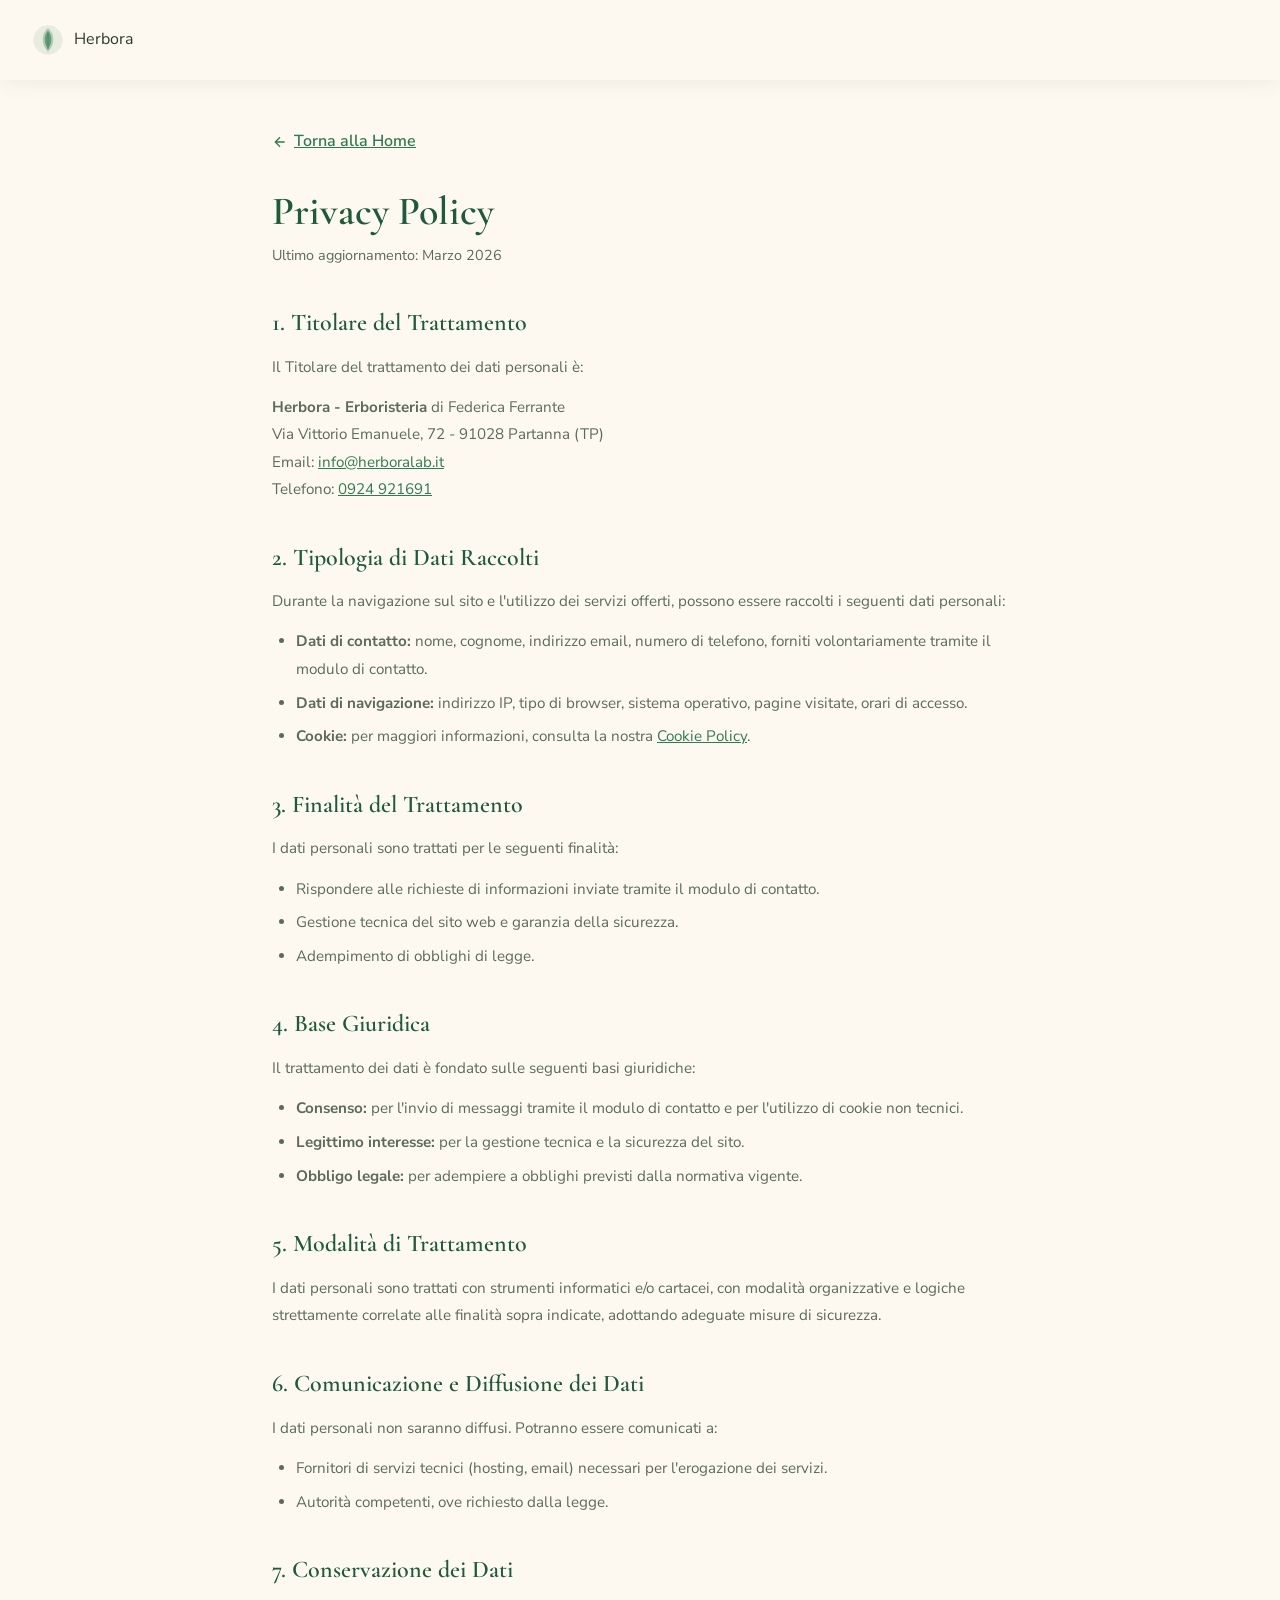
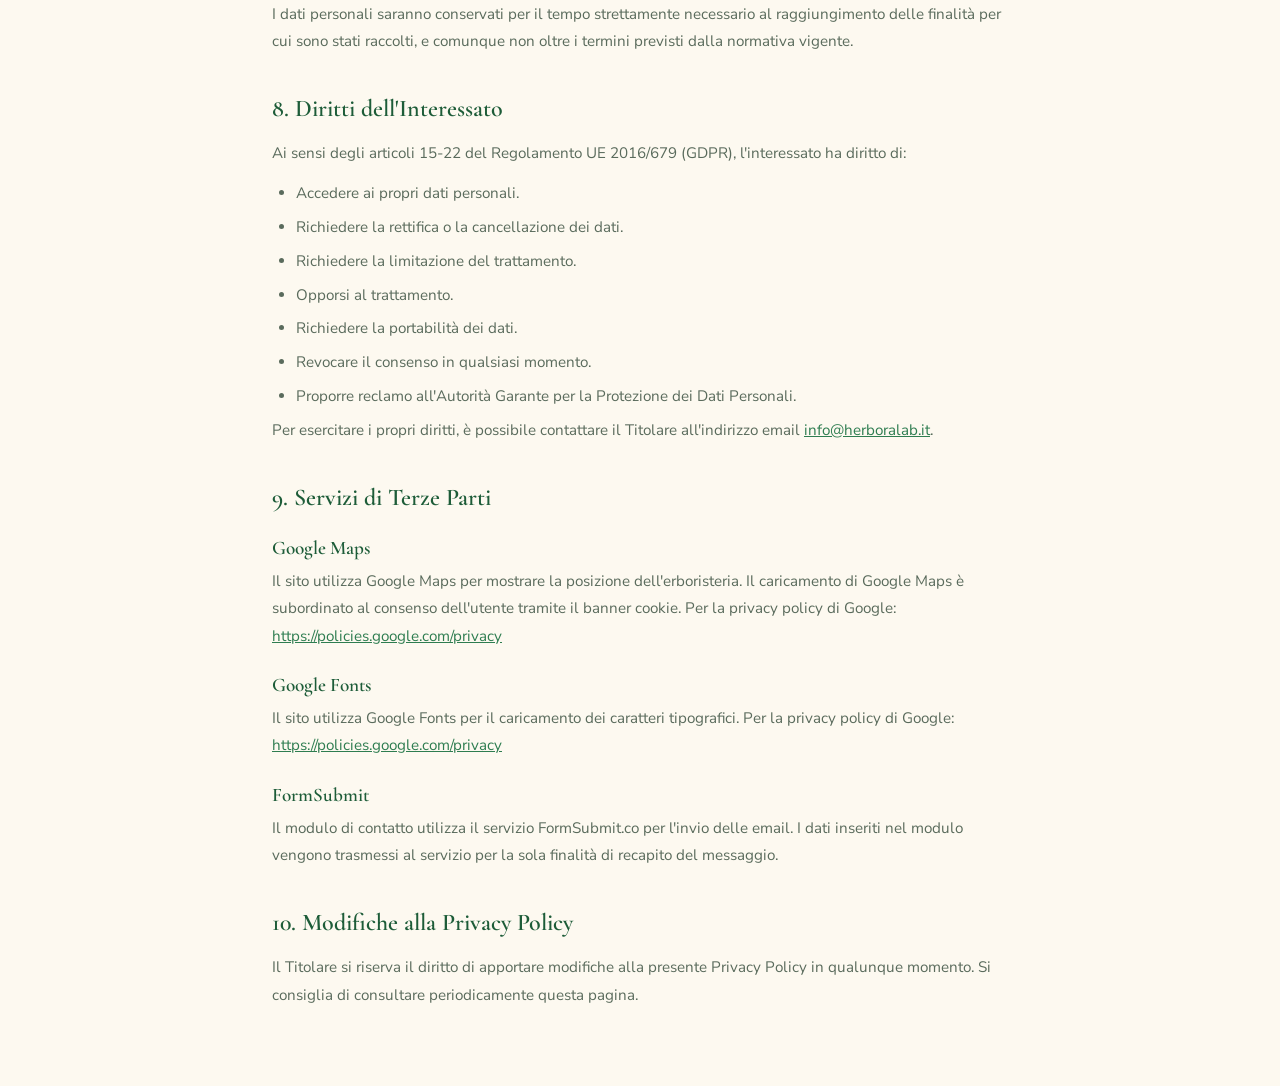
<file: privacy.html>
<!DOCTYPE html>
<html lang="it">
<head>
    <meta charset="UTF-8">
    <meta name="viewport" content="width=device-width, initial-scale=1.0">
    <title>Privacy Policy - Herbora Erboristeria Partanna</title>
    <meta name="robots" content="noindex, nofollow">
    <link rel="icon" type="image/x-icon" href="favicon.ico">
    <link rel="preconnect" href="https://fonts.googleapis.com">
    <link rel="preconnect" href="https://fonts.gstatic.com" crossorigin>
    <link href="https://fonts.googleapis.com/css2?family=Cormorant+Garamond:wght@400;500;600;700&family=Nunito+Sans:wght@300;400;500;600;700&display=swap" rel="stylesheet">
    <link rel="stylesheet" href="css/style.css">
    <style>
        .legal-page { padding: calc(var(--nav-height) + 3rem) 2rem 4rem; max-width: 800px; margin: 0 auto; }
        .legal-page h1 { font-size: 2.5rem; margin-bottom: 0.5rem; }
        .legal-page .legal-date { color: var(--text-medium); font-size: 0.9rem; margin-bottom: 2rem; }
        .legal-page h2 { font-size: 1.5rem; margin-top: 2.5rem; margin-bottom: 1rem; color: var(--herbora-dark); }
        .legal-page h3 { font-size: 1.2rem; margin-top: 1.5rem; margin-bottom: 0.5rem; color: var(--herbora-dark); }
        .legal-page p, .legal-page li { color: var(--text-medium); line-height: 1.8; margin-bottom: 0.8rem; font-size: 0.95rem; }
        .legal-page ul { padding-left: 1.5rem; }
        .legal-page ul li { list-style: disc; margin-bottom: 0.4rem; }
        .legal-page a { color: var(--herbora-green); text-decoration: underline; }
        .legal-back { display: inline-flex; align-items: center; gap: 6px; margin-bottom: 2rem; color: var(--herbora-green); font-weight: 600; }
    </style>
</head>
<body>
    <!-- Navbar -->
    <nav class="navbar scrolled">
        <div class="navbar-container">
            <a href="index.html" class="navbar-brand">
                <svg class="navbar-logo" viewBox="0 0 48 48" xmlns="http://www.w3.org/2000/svg">
                    <circle cx="24" cy="24" r="22" fill="#2E7D50" opacity="0.1"/>
                    <path d="M24 6c0 0-8 6-8 18c0 6 3 12 8 18c5-6 8-12 8-18c0-12-8-18-8-18z" fill="#2E7D50" opacity="0.3"/>
                    <path d="M24 10c0 0-5 5-5 14c0 4 2 9 5 14c3-5 5-10 5-14c0-9-5-14-5-14z" fill="#2E7D50" opacity="0.6"/>
                    <line x1="24" y1="14" x2="24" y2="38" stroke="#2E7D50" stroke-width="1.5" opacity="0.5"/>
                </svg>
                <span class="navbar-brand-text">Herbora</span>
            </a>
        </div>
    </nav>

    <main class="legal-page">
        <a href="index.html" class="legal-back">
            <svg width="16" height="16" viewBox="0 0 24 24" fill="none" stroke="currentColor" stroke-width="2"><path d="M19 12H5M12 19l-7-7 7-7"/></svg>
            Torna alla Home
        </a>

        <h1>Privacy Policy</h1>
        <p class="legal-date">Ultimo aggiornamento: Marzo 2026</p>

        <h2>1. Titolare del Trattamento</h2>
        <p>Il Titolare del trattamento dei dati personali è:</p>
        <p><strong>Herbora - Erboristeria</strong> di Federica Ferrante<br>
        Via Vittorio Emanuele, 72 - 91028 Partanna (TP)<br>
        Email: <a href="mailto:info@herboralab.it">info@herboralab.it</a><br>
        Telefono: <a href="tel:+390924921691">0924 921691</a></p>

        <h2>2. Tipologia di Dati Raccolti</h2>
        <p>Durante la navigazione sul sito e l'utilizzo dei servizi offerti, possono essere raccolti i seguenti dati personali:</p>
        <ul>
            <li><strong>Dati di contatto:</strong> nome, cognome, indirizzo email, numero di telefono, forniti volontariamente tramite il modulo di contatto.</li>
            <li><strong>Dati di navigazione:</strong> indirizzo IP, tipo di browser, sistema operativo, pagine visitate, orari di accesso.</li>
            <li><strong>Cookie:</strong> per maggiori informazioni, consulta la nostra <a href="cookie-policy.html">Cookie Policy</a>.</li>
        </ul>

        <h2>3. Finalità del Trattamento</h2>
        <p>I dati personali sono trattati per le seguenti finalità:</p>
        <ul>
            <li>Rispondere alle richieste di informazioni inviate tramite il modulo di contatto.</li>
            <li>Gestione tecnica del sito web e garanzia della sicurezza.</li>
            <li>Adempimento di obblighi di legge.</li>
        </ul>

        <h2>4. Base Giuridica</h2>
        <p>Il trattamento dei dati è fondato sulle seguenti basi giuridiche:</p>
        <ul>
            <li><strong>Consenso:</strong> per l'invio di messaggi tramite il modulo di contatto e per l'utilizzo di cookie non tecnici.</li>
            <li><strong>Legittimo interesse:</strong> per la gestione tecnica e la sicurezza del sito.</li>
            <li><strong>Obbligo legale:</strong> per adempiere a obblighi previsti dalla normativa vigente.</li>
        </ul>

        <h2>5. Modalità di Trattamento</h2>
        <p>I dati personali sono trattati con strumenti informatici e/o cartacei, con modalità organizzative e logiche strettamente correlate alle finalità sopra indicate, adottando adeguate misure di sicurezza.</p>

        <h2>6. Comunicazione e Diffusione dei Dati</h2>
        <p>I dati personali non saranno diffusi. Potranno essere comunicati a:</p>
        <ul>
            <li>Fornitori di servizi tecnici (hosting, email) necessari per l'erogazione dei servizi.</li>
            <li>Autorità competenti, ove richiesto dalla legge.</li>
        </ul>

        <h2>7. Conservazione dei Dati</h2>
        <p>I dati personali saranno conservati per il tempo strettamente necessario al raggiungimento delle finalità per cui sono stati raccolti, e comunque non oltre i termini previsti dalla normativa vigente.</p>

        <h2>8. Diritti dell'Interessato</h2>
        <p>Ai sensi degli articoli 15-22 del Regolamento UE 2016/679 (GDPR), l'interessato ha diritto di:</p>
        <ul>
            <li>Accedere ai propri dati personali.</li>
            <li>Richiedere la rettifica o la cancellazione dei dati.</li>
            <li>Richiedere la limitazione del trattamento.</li>
            <li>Opporsi al trattamento.</li>
            <li>Richiedere la portabilità dei dati.</li>
            <li>Revocare il consenso in qualsiasi momento.</li>
            <li>Proporre reclamo all'Autorità Garante per la Protezione dei Dati Personali.</li>
        </ul>
        <p>Per esercitare i propri diritti, è possibile contattare il Titolare all'indirizzo email <a href="mailto:info@herboralab.it">info@herboralab.it</a>.</p>

        <h2>9. Servizi di Terze Parti</h2>
        <h3>Google Maps</h3>
        <p>Il sito utilizza Google Maps per mostrare la posizione dell'erboristeria. Il caricamento di Google Maps è subordinato al consenso dell'utente tramite il banner cookie. Per la privacy policy di Google: <a href="https://policies.google.com/privacy" target="_blank" rel="noopener">https://policies.google.com/privacy</a></p>
        <h3>Google Fonts</h3>
        <p>Il sito utilizza Google Fonts per il caricamento dei caratteri tipografici. Per la privacy policy di Google: <a href="https://policies.google.com/privacy" target="_blank" rel="noopener">https://policies.google.com/privacy</a></p>
        <h3>FormSubmit</h3>
        <p>Il modulo di contatto utilizza il servizio FormSubmit.co per l'invio delle email. I dati inseriti nel modulo vengono trasmessi al servizio per la sola finalità di recapito del messaggio.</p>

        <h2>10. Modifiche alla Privacy Policy</h2>
        <p>Il Titolare si riserva il diritto di apportare modifiche alla presente Privacy Policy in qualunque momento. Si consiglia di consultare periodicamente questa pagina.</p>
    </main>
</body>
</html>
</file>
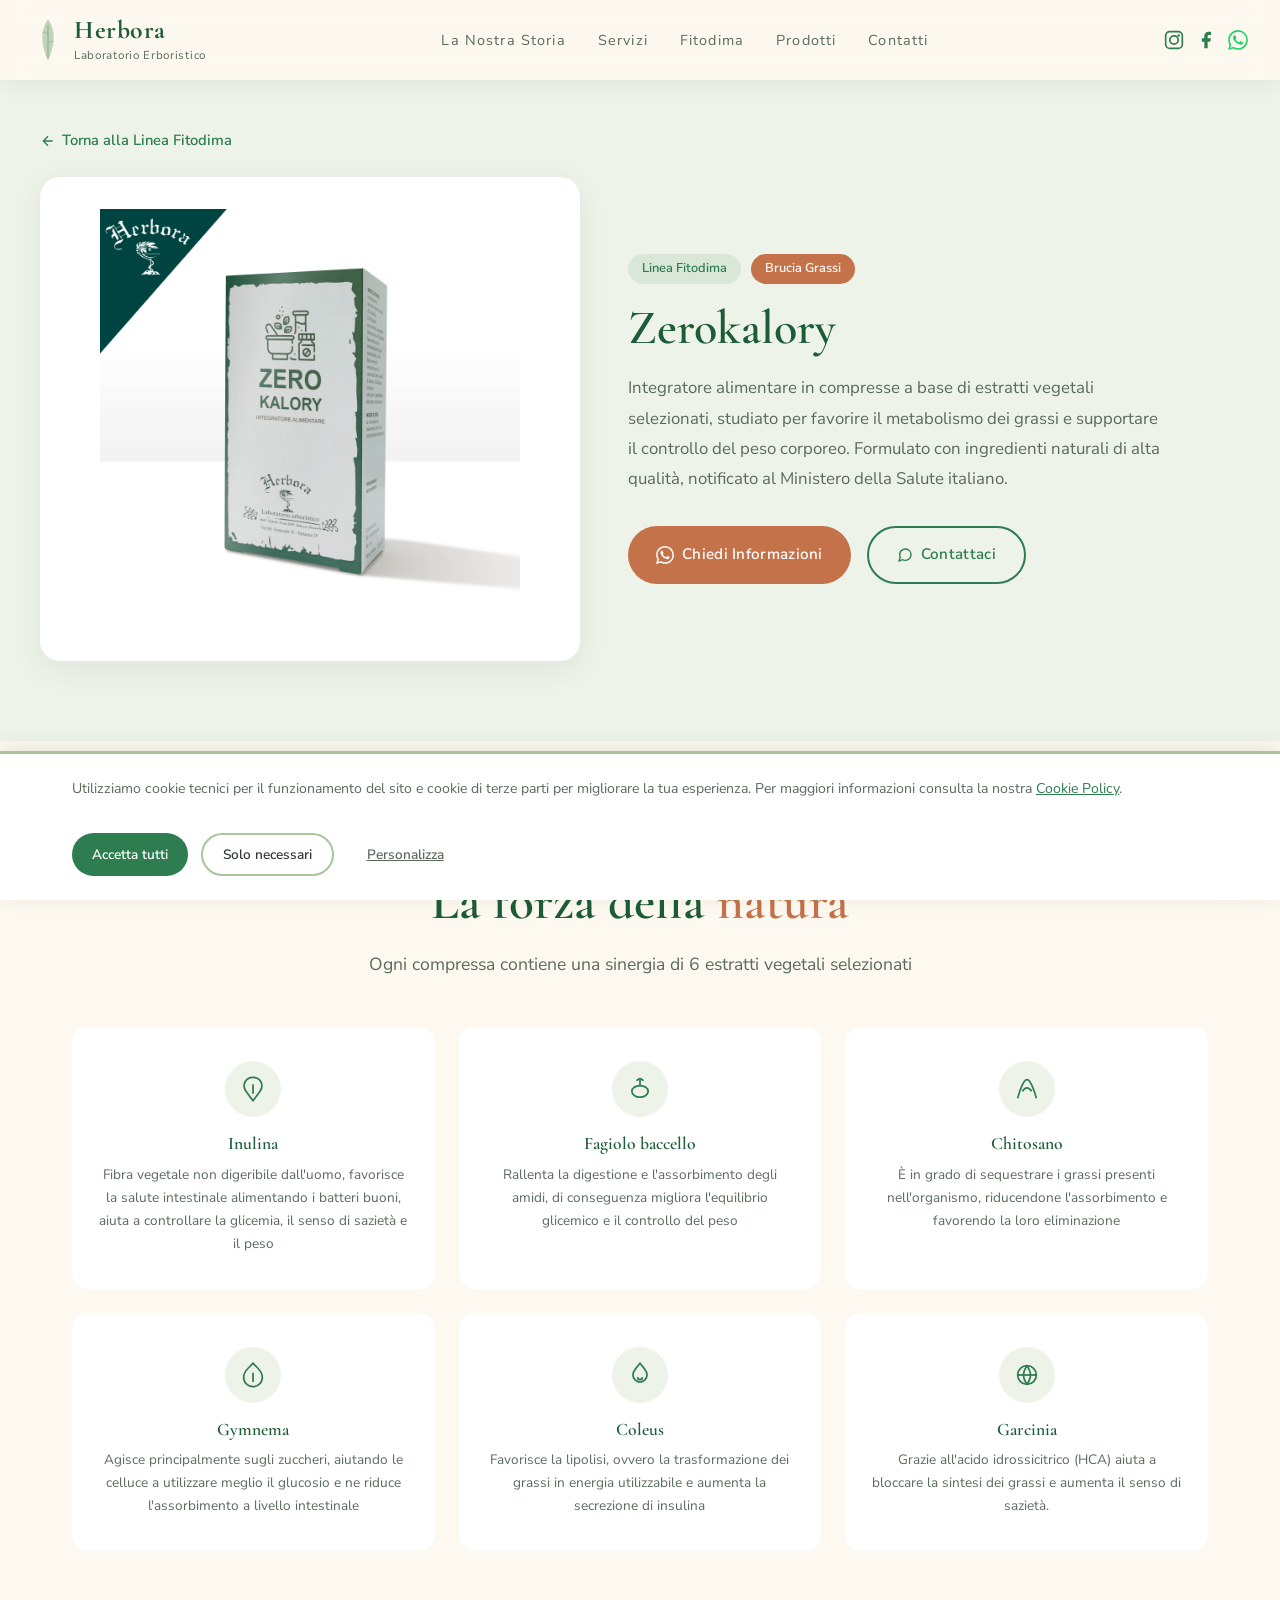
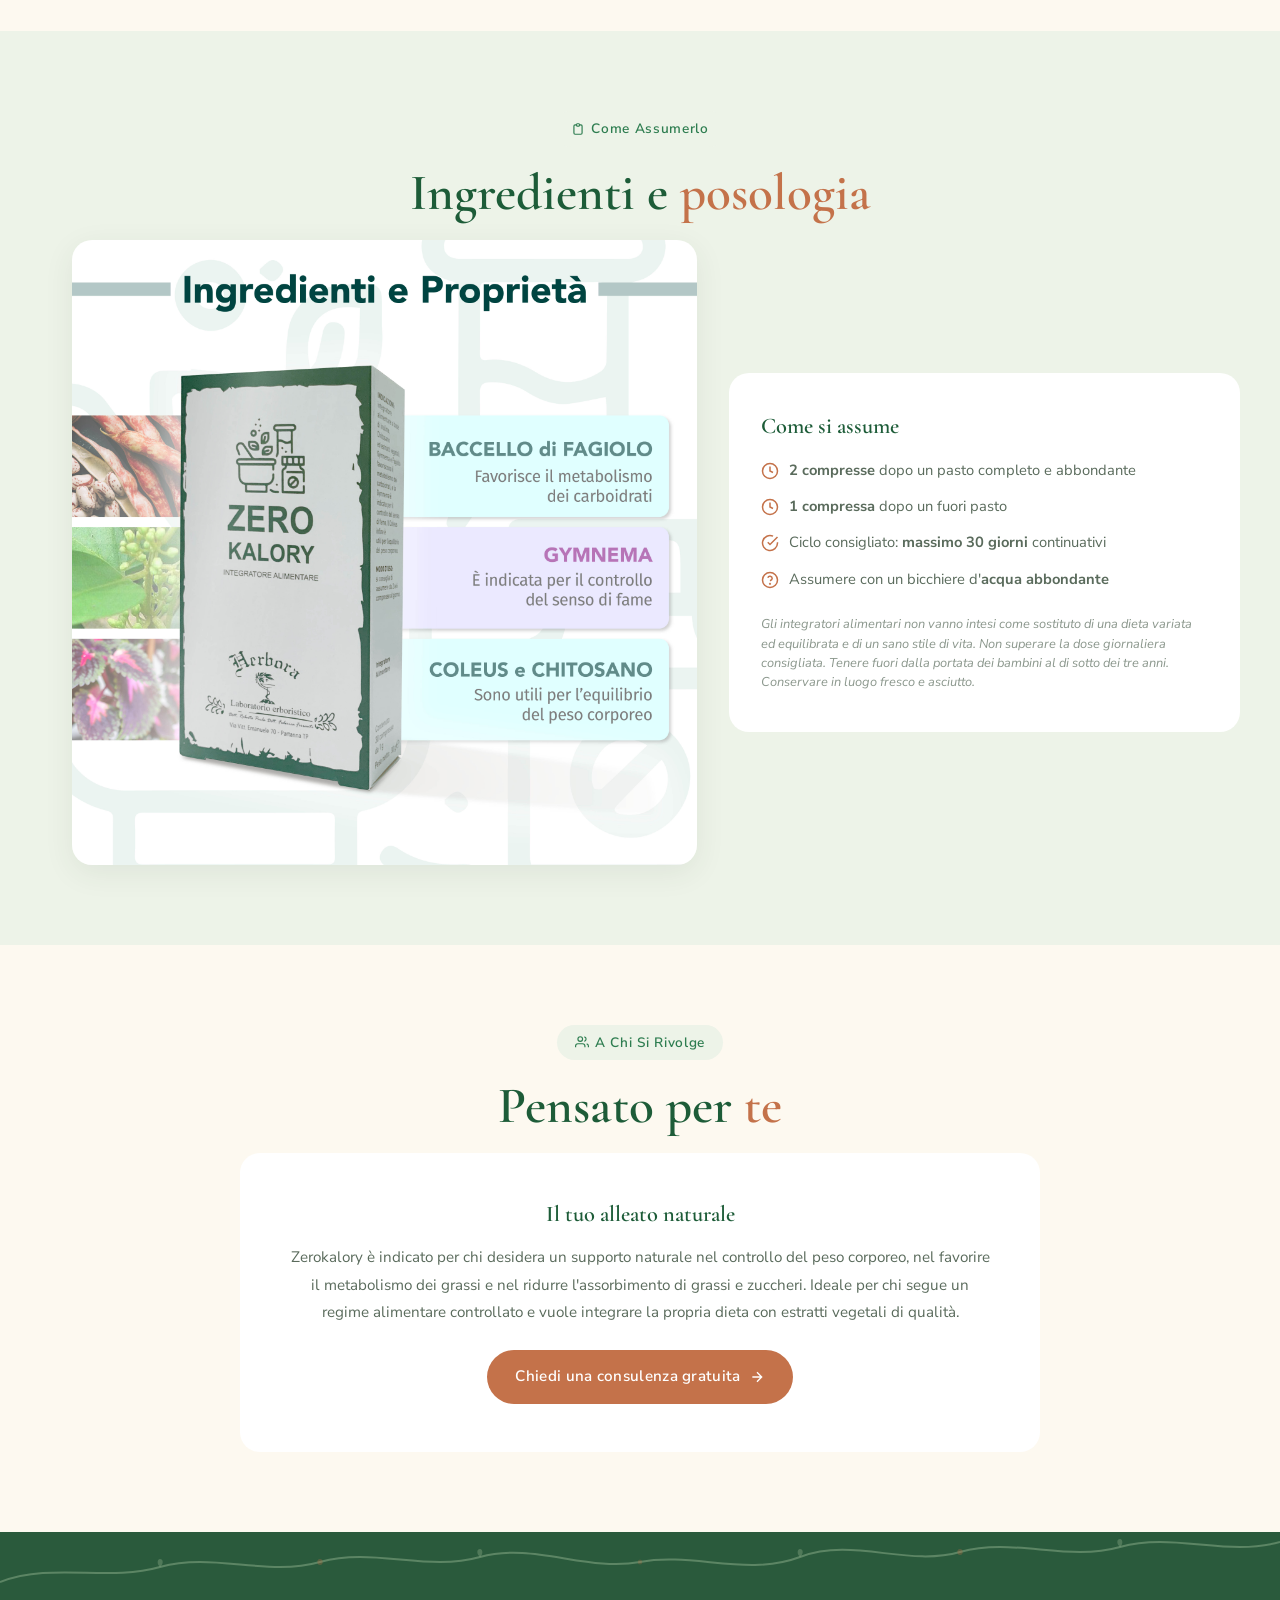
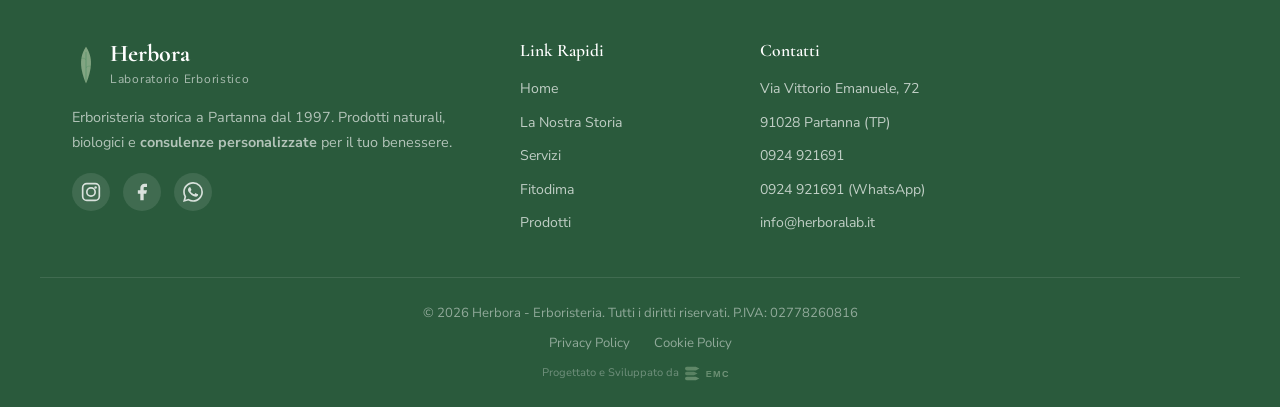
<file: zerokalory.html>
<!DOCTYPE html>
<html lang="it">
<head>
    <meta charset="UTF-8">
    <meta name="viewport" content="width=device-width, initial-scale=1.0">
    <title>Zerokalory - Integratore Brucia Grassi | Linea Fitodima - Herbora</title>
    <meta name="description" content="Zerokalory, integratore alimentare brucia grassi in compresse a base di estratti vegetali. Linea Fitodima by Herbora. Favorisce il metabolismo dei grassi e il controllo del peso.">
    <meta name="keywords" content="Zerokalory, integratore brucia grassi, Fitodima, Herbora, compresse naturali, metabolismo grassi, controllo peso, estratti vegetali">
    <meta name="robots" content="index, follow">
    <link rel="canonical" href="https://herboralab.it/zerokalory.html">

    <!-- Open Graph -->
    <meta property="og:type" content="product">
    <meta property="og:title" content="Zerokalory - Integratore Brucia Grassi | Fitodima by Herbora">
    <meta property="og:description" content="Integratore alimentare in compresse a base di estratti vegetali. Favorisce il metabolismo dei grassi e il controllo del peso corporeo.">
    <meta property="og:url" content="https://herboralab.it/zerokalory.html">
    <meta property="og:site_name" content="Herbora">
    <meta property="og:locale" content="it_IT">

    <link rel="icon" type="image/png" href="images/logo.png">

    <!-- Google Fonts -->
    <link rel="preconnect" href="https://fonts.googleapis.com">
    <link rel="preconnect" href="https://fonts.gstatic.com" crossorigin>
    <link href="https://fonts.googleapis.com/css2?family=Cormorant+Garamond:ital,wght@0,400;0,500;0,600;0,700;1,400;1,500&family=Nunito+Sans:wght@300;400;500;600;700&display=swap" rel="stylesheet">

    <link rel="stylesheet" href="css/style.css">

    <!-- Schema.org Product -->
    <script type="application/ld+json">
    {
        "@context": "https://schema.org",
        "@type": "Product",
        "name": "Zerokalory",
        "description": "Integratore alimentare brucia grassi in compresse a base di estratti vegetali. Favorisce il metabolismo dei grassi e il controllo del peso corporeo.",
        "brand": {
            "@type": "Brand",
            "name": "Fitodima"
        },
        "manufacturer": {
            "@type": "Organization",
            "name": "Herbora - Erboristeria"
        },
        "category": "Integratori Alimentari"
    }
    </script>
</head>
<body>

    <!-- ========== NAVBAR ========== -->
    <nav class="navbar scrolled">
        <div class="navbar-container">
            <a href="index.html" class="navbar-brand">
                <svg class="navbar-logo" viewBox="0 0 50 80" xmlns="http://www.w3.org/2000/svg" aria-hidden="true">
                    <path d="M25 5 C15 20, 10 40, 25 75 C40 40, 35 20, 25 5z" fill="#A8C5A0" opacity="0.7"/>
                    <line x1="25" y1="15" x2="25" y2="70" stroke="#2E7D50" stroke-width="1.2" opacity="0.6"/>
                    <path d="M25 30 C20 25, 15 28, 15 28" fill="none" stroke="#2E7D50" stroke-width="0.8" opacity="0.5"/>
                    <path d="M25 45 C30 40, 35 43, 35 43" fill="none" stroke="#2E7D50" stroke-width="0.8" opacity="0.5"/>
                </svg>
                <div class="navbar-brand-text">
                    <span>Herbora</span>
                    <span class="brand-subtitle">Laboratorio Erboristico</span>
                </div>
            </a>

            <div class="navbar-links" id="navbarLinks">
                <a href="index.html#storia" class="nav-link">La Nostra Storia</a>
                <a href="index.html#servizi" class="nav-link">Servizi</a>
                <a href="index.html#fitodima" class="nav-link">Fitodima</a>
                <a href="index.html#prodotti" class="nav-link">Prodotti</a>
                <a href="index.html#contatti" class="nav-link">Contatti</a>
            </div>

            <div class="navbar-social">
                <a href="https://www.instagram.com/herbora_parla?igsh=dG9mOWo2czh0NHE0" target="_blank" rel="noopener" aria-label="Instagram" class="navbar-social-link">
                    <svg width="20" height="20" viewBox="0 0 24 24" fill="none" stroke="currentColor" stroke-width="2"><rect x="2" y="2" width="20" height="20" rx="5"/><circle cx="12" cy="12" r="5"/><circle cx="17.5" cy="6.5" r="1.5" fill="currentColor" stroke="none"/></svg>
                </a>
                <a href="https://www.facebook.com/Dott.ssaRobertaParla/?locale=it_IT" target="_blank" rel="noopener" aria-label="Facebook" class="navbar-social-link">
                    <svg width="20" height="20" viewBox="0 0 24 24" fill="currentColor"><path d="M18 2h-3a5 5 0 00-5 5v3H7v4h3v8h4v-8h3l1-4h-4V7a1 1 0 011-1h3z"/></svg>
                </a>
                <a href="https://wa.me/390924921691?text=Ciao%2C%20vorrei%20informazioni%20su%20Zerokalory" target="_blank" rel="noopener" aria-label="WhatsApp" class="navbar-social-link navbar-social-wa">
                    <svg width="20" height="20" viewBox="0 0 24 24" fill="currentColor"><path d="M17.472 14.382c-.297-.149-1.758-.867-2.03-.967-.273-.099-.471-.148-.67.15-.197.297-.767.966-.94 1.164-.173.199-.347.223-.644.075-.297-.15-1.255-.463-2.39-1.475-.883-.788-1.48-1.761-1.653-2.059-.173-.297-.018-.458.13-.606.134-.133.298-.347.446-.52.149-.174.198-.298.298-.497.099-.198.05-.371-.025-.52-.075-.149-.669-1.612-.916-2.207-.242-.579-.487-.5-.669-.51-.173-.008-.371-.01-.57-.01-.198 0-.52.074-.792.372-.272.297-1.04 1.016-1.04 2.479 0 1.462 1.065 2.875 1.213 3.074.149.198 2.096 3.2 5.077 4.487.709.306 1.262.489 1.694.625.712.227 1.36.195 1.871.118.571-.085 1.758-.719 2.006-1.413.248-.694.248-1.289.173-1.413-.074-.124-.272-.198-.57-.347m-5.421 7.403h-.004a9.87 9.87 0 01-5.031-1.378l-.361-.214-3.741.982.998-3.648-.235-.374a9.86 9.86 0 01-1.51-5.26c.001-5.45 4.436-9.884 9.888-9.884 2.64 0 5.122 1.03 6.988 2.898a9.825 9.825 0 012.893 6.994c-.003 5.45-4.437 9.884-9.885 9.884m8.413-18.297A11.815 11.815 0 0012.05 0C5.495 0 .16 5.335.157 11.892c0 2.096.547 4.142 1.588 5.945L.057 24l6.305-1.654a11.882 11.882 0 005.683 1.448h.005c6.554 0 11.89-5.335 11.893-11.893a11.821 11.821 0 00-3.48-8.413z"/></svg>
                </a>
            </div>

            <!-- Mobile toggle -->
            <button class="navbar-toggle" id="navbarToggle" aria-label="Apri menu">
                <svg viewBox="0 0 24 24" width="28" height="28" fill="none" stroke="#2E7D50" stroke-width="2" stroke-linecap="round">
                    <line x1="3" y1="6" x2="21" y2="6"/>
                    <line x1="3" y1="12" x2="21" y2="12"/>
                    <line x1="3" y1="18" x2="21" y2="18"/>
                </svg>
            </button>
        </div>
    </nav>

    <!-- Mobile overlay -->
    <div class="mobile-overlay" id="mobileOverlay">
        <svg class="mobile-overlay-pattern" viewBox="0 0 400 800" preserveAspectRatio="xMidYMid slice" xmlns="http://www.w3.org/2000/svg">
            <defs>
                <pattern id="botanicalPattern" x="0" y="0" width="200" height="200" patternUnits="userSpaceOnUse">
                    <path d="M50 10c0 0-20 15-20 40s10 30 20 40c10-10 20-15 20-40S50 10 50 10z" fill="none" stroke="#A8C5A0" stroke-width="0.5" opacity="0.3"/>
                    <path d="M150 60c0 0-15 10-15 30s7 22 15 30c8-8 15-10 15-30S150 60 150 60z" fill="none" stroke="#A8C5A0" stroke-width="0.5" opacity="0.2"/>
                    <circle cx="100" cy="150" r="8" fill="none" stroke="#A8C5A0" stroke-width="0.5" opacity="0.15"/>
                    <path d="M100 142 L100 158" fill="none" stroke="#A8C5A0" stroke-width="0.5" opacity="0.15"/>
                </pattern>
            </defs>
            <rect width="100%" height="100%" fill="url(#botanicalPattern)"/>
        </svg>
        <div class="mobile-nav-links">
            <a href="index.html" class="mobile-link">Home</a>
            <a href="index.html#storia" class="mobile-link">La nostra storia</a>
            <a href="index.html#servizi" class="mobile-link">Servizi</a>
            <a href="index.html#fitodima" class="mobile-link">Fitodima</a>
            <a href="index.html#prodotti" class="mobile-link">Prodotti</a>
            <a href="index.html#contatti" class="mobile-link">Contatti</a>
            <div class="mobile-social">
                <a href="https://www.instagram.com/herbora_parla?igsh=dG9mOWo2czh0NHE0" target="_blank" rel="noopener" aria-label="Instagram" class="mobile-social-link">
                    <svg width="24" height="24" viewBox="0 0 24 24" fill="none" stroke="currentColor" stroke-width="2"><rect x="2" y="2" width="20" height="20" rx="5"/><circle cx="12" cy="12" r="5"/><circle cx="17.5" cy="6.5" r="1.5" fill="currentColor" stroke="none"/></svg>
                </a>
                <a href="https://www.facebook.com/Dott.ssaRobertaParla/?locale=it_IT" target="_blank" rel="noopener" aria-label="Facebook" class="mobile-social-link">
                    <svg width="24" height="24" viewBox="0 0 24 24" fill="currentColor"><path d="M18 2h-3a5 5 0 00-5 5v3H7v4h3v8h4v-8h3l1-4h-4V7a1 1 0 011-1h3z"/></svg>
                </a>
                <a href="https://wa.me/390924921691?text=Ciao%2C%20vorrei%20informazioni%20su%20Zerokalory" target="_blank" rel="noopener" aria-label="WhatsApp" class="mobile-social-link mobile-social-wa">
                    <svg width="24" height="24" viewBox="0 0 24 24" fill="currentColor"><path d="M17.472 14.382c-.297-.149-1.758-.867-2.03-.967-.273-.099-.471-.148-.67.15-.197.297-.767.966-.94 1.164-.173.199-.347.223-.644.075-.297-.15-1.255-.463-2.39-1.475-.883-.788-1.48-1.761-1.653-2.059-.173-.297-.018-.458.13-.606.134-.133.298-.347.446-.52.149-.174.198-.298.298-.497.099-.198.05-.371-.025-.52-.075-.149-.669-1.612-.916-2.207-.242-.579-.487-.5-.669-.51-.173-.008-.371-.01-.57-.01-.198 0-.52.074-.792.372-.272.297-1.04 1.016-1.04 2.479 0 1.462 1.065 2.875 1.213 3.074.149.198 2.096 3.2 5.077 4.487.709.306 1.262.489 1.694.625.712.227 1.36.195 1.871.118.571-.085 1.758-.719 2.006-1.413.248-.694.248-1.289.173-1.413-.074-.124-.272-.198-.57-.347m-5.421 7.403h-.004a9.87 9.87 0 01-5.031-1.378l-.361-.214-3.741.982.998-3.648-.235-.374a9.86 9.86 0 01-1.51-5.26c.001-5.45 4.436-9.884 9.888-9.884 2.64 0 5.122 1.03 6.988 2.898a9.825 9.825 0 012.893 6.994c-.003 5.45-4.437 9.884-9.885 9.884m8.413-18.297A11.815 11.815 0 0012.05 0C5.495 0 .16 5.335.157 11.892c0 2.096.547 4.142 1.588 5.945L.057 24l6.305-1.654a11.882 11.882 0 005.683 1.448h.005c6.554 0 11.89-5.335 11.893-11.893a11.821 11.821 0 00-3.48-8.413z"/></svg>
                </a>
            </div>
        </div>
    </div>

    <!-- ========== HERO ========== -->
    <section class="product-hero">
        <div class="section-container" style="text-align:left;padding:0;">
            <a href="index.html#fitodima" class="product-back-link">
                <svg width="16" height="16" viewBox="0 0 24 24" fill="none" stroke="currentColor" stroke-width="2"><path d="M19 12H5M12 19l-7-7 7-7"/></svg>
                Torna alla Linea Fitodima
            </a>
        </div>
        <div class="product-hero-container">
            <div class="product-hero-image">
                <img src="images/prodottiamarchio/Slide per Amazon - linea Kalory - Herbora - 015.jpg" alt="Zerokalory - Integratore Brucia Grassi Fitodima">
            </div>
            <div class="product-hero-content">
                <div class="product-hero-badges">
                    <span class="product-badge-line">Linea Fitodima</span>
                    <span class="product-badge-type">Brucia Grassi</span>
                </div>
                <h1>Zerokalory</h1>
                <p>Integratore alimentare in compresse a base di estratti vegetali selezionati, studiato per favorire il metabolismo dei grassi e supportare il controllo del peso corporeo. Formulato con ingredienti naturali di alta qualità, notificato al Ministero della Salute italiano.</p>
                <div class="product-hero-ctas">
                    <a href="https://wa.me/390924921691?text=Ciao%2C%20vorrei%20informazioni%20su%20Zerokalory" target="_blank" rel="noopener" class="btn btn-primary">
                        <svg width="18" height="18" viewBox="0 0 24 24" fill="currentColor"><path d="M17.472 14.382c-.297-.149-1.758-.867-2.03-.967-.273-.099-.471-.148-.67.15-.197.297-.767.966-.94 1.164-.173.199-.347.223-.644.075-.297-.15-1.255-.463-2.39-1.475-.883-.788-1.48-1.761-1.653-2.059-.173-.297-.018-.458.13-.606.134-.133.298-.347.446-.52.149-.174.198-.298.298-.497.099-.198.05-.371-.025-.52-.075-.149-.669-1.612-.916-2.207-.242-.579-.487-.5-.669-.51-.173-.008-.371-.01-.57-.01-.198 0-.52.074-.792.372-.272.297-1.04 1.016-1.04 2.479 0 1.462 1.065 2.875 1.213 3.074.149.198 2.096 3.2 5.077 4.487.709.306 1.262.489 1.694.625.712.227 1.36.195 1.871.118.571-.085 1.758-.719 2.006-1.413.248-.694.248-1.289.173-1.413-.074-.124-.272-.198-.57-.347m-5.421 7.403h-.004a9.87 9.87 0 01-5.031-1.378l-.361-.214-3.741.982.998-3.648-.235-.374a9.86 9.86 0 01-1.51-5.26c.001-5.45 4.436-9.884 9.888-9.884 2.64 0 5.122 1.03 6.988 2.898a9.825 9.825 0 012.893 6.994c-.003 5.45-4.437 9.884-9.885 9.884m8.413-18.297A11.815 11.815 0 0012.05 0C5.495 0 .16 5.335.157 11.892c0 2.096.547 4.142 1.588 5.945L.057 24l6.305-1.654a11.882 11.882 0 005.683 1.448h.005c6.554 0 11.89-5.335 11.893-11.893a11.821 11.821 0 00-3.48-8.413z"/></svg>
                        Chiedi Informazioni
                    </a>
                    <a href="index.html#contatti" class="btn btn-whatsapp">
                        <svg width="16" height="16" viewBox="0 0 24 24" fill="none" stroke="currentColor" stroke-width="2"><path d="M21 11.5a8.38 8.38 0 01-.9 3.8 8.5 8.5 0 01-7.6 4.7 8.38 8.38 0 01-3.8-.9L3 21l1.9-5.7a8.38 8.38 0 01-.9-3.8 8.5 8.5 0 014.7-7.6 8.38 8.38 0 013.8-.9h.5a8.48 8.48 0 018 8v.5z"/></svg>
                        Contattaci
                    </a>
                </div>
            </div>
        </div>
    </section>

    <!-- ========== INGREDIENTI ========== -->
    <section class="product-ingredients">
        <div class="section-container">
            <span class="section-badge">
                <svg width="14" height="14" viewBox="0 0 24 24" fill="none" stroke="currentColor" stroke-width="2"><path d="M12 2C6 2 2 8 6 14c2 3 6 8 6 8s4-5 6-8c4-6 0-12-6-12z"/></svg>
                Ingredienti Attivi
            </span>
            <h2 class="section-title">La forza della <span class="accent">natura</span></h2>
            <p class="section-subtitle">Ogni compressa contiene una sinergia di 6 estratti vegetali selezionati</p>
        </div>

        <div class="product-ingredients-grid">
            <div class="ingredient-card">
                <div class="ingredient-icon">
                    <svg viewBox="0 0 24 24" fill="none" stroke="currentColor" stroke-width="1.5"><path d="M12 2C6 2 2 8 6 14c2 3 6 8 6 8s4-5 6-8c4-6 0-12-6-12z"/><line x1="12" y1="8" x2="12" y2="16"/></svg>
                </div>
                <h3>Inulina</h3>
                <p>Fibra vegetale non digeribile dall'uomo, favorisce la salute intestinale alimentando i batteri buoni, aiuta a controllare la glicemia, il senso di sazietà e il peso</p>
            </div>

            <div class="ingredient-card">
                <div class="ingredient-icon">
                    <svg viewBox="0 0 24 24" fill="none" stroke="currentColor" stroke-width="1.5"><ellipse cx="12" cy="14" rx="7" ry="5"/><path d="M12 9V3M9 5c0 0 1.5-2 3-2s3 2 3 2"/></svg>
                </div>
                <h3>Fagiolo baccello</h3>
                <p>Rallenta la digestione e l'assorbimento degli amidi, di conseguenza migliora l'equilibrio glicemico e il controllo del peso</p>
            </div>

            <div class="ingredient-card">
                <div class="ingredient-icon">
                    <svg viewBox="0 0 24 24" fill="none" stroke="currentColor" stroke-width="1.5"><path d="M4 20C4 20 8 4 12 4s8 16 8 16"/><path d="M8 14c0 0 2-3 4-3s4 3 4 3"/></svg>
                </div>
                <h3>Chitosano</h3>
                <p>È in grado di sequestrare i grassi presenti nell'organismo, riducendone l'assorbimento e favorendo la loro eliminazione</p>
            </div>

            <div class="ingredient-card">
                <div class="ingredient-icon">
                    <svg viewBox="0 0 24 24" fill="none" stroke="currentColor" stroke-width="1.5"><path d="M12 22c-4 0-8-3-8-8 0-3 2-6 4-8l4-4 4 4c2 2 4 5 4 8 0 5-4 8-8 8z"/><line x1="12" y1="10" x2="12" y2="18"/></svg>
                </div>
                <h3>Gymnema</h3>
                <p>Agisce principalmente sugli zuccheri, aiutando le celluce a utilizzare meglio il glucosio e ne riduce l'assorbimento a livello intestinale</p>
            </div>

            <div class="ingredient-card">
                <div class="ingredient-icon">
                    <svg viewBox="0 0 24 24" fill="none" stroke="currentColor" stroke-width="1.5"><path d="M12 2c-3 4-6 6-6 10a6 6 0 0012 0c0-4-3-6-6-10z"/><path d="M10 14c0 1.1.9 2 2 2s2-.9 2-2"/></svg>
                </div>
                <h3>Coleus</h3>
                <p>Favorisce la lipolisi, ovvero la trasformazione dei grassi in energia utilizzabile e aumenta la secrezione di insulina</p>
            </div>

            <div class="ingredient-card">
                <div class="ingredient-icon">
                    <svg viewBox="0 0 24 24" fill="none" stroke="currentColor" stroke-width="1.5"><circle cx="12" cy="12" r="8"/><path d="M12 4c-2 3-3 5-3 8s1 5 3 8"/><path d="M12 4c2 3 3 5 3 8s-1 5-3 8"/><line x1="4" y1="12" x2="20" y2="12"/></svg>
                </div>
                <h3>Garcinia</h3>
                <p>Grazie all'acido idrossicitrico (HCA) aiuta a bloccare la sintesi dei grassi e aumenta il senso di sazietà.</p>
            </div>
        </div>
    </section>

    <!-- ========== INFOGRAFICA + USO ========== -->
    <section class="product-infographic">
        <div class="section-container">
            <span class="section-badge">
                <svg width="14" height="14" viewBox="0 0 24 24" fill="none" stroke="currentColor" stroke-width="2"><path d="M9 5H7a2 2 0 00-2 2v12a2 2 0 002 2h10a2 2 0 002-2V7a2 2 0 00-2-2h-2M9 5a2 2 0 002 2h2a2 2 0 002-2M9 5a2 2 0 012-2h2a2 2 0 012 2"/></svg>
                Come Assumerlo
            </span>
            <h2 class="section-title">Ingredienti e <span class="accent">posologia</span></h2>
        </div>

        <div class="product-infographic-container">
            <div class="product-infographic-image">
                <img src="images/prodottiamarchio/Slide per Amazon - linea Kalory - Herbora - 016.jpg" alt="Infografica ingredienti Zerokalory" loading="lazy">
            </div>
            <div class="product-usage-card">
                <h3>Come si assume</h3>
                <ul class="product-usage-list">
                    <li>
                        <svg width="18" height="18" viewBox="0 0 24 24" fill="none" stroke="currentColor" stroke-width="2"><circle cx="12" cy="12" r="10"/><path d="M12 6v6l4 2"/></svg>
                        <span><strong>2 compresse</strong> dopo un pasto completo e abbondante</span>
                    </li>
                    <li>
                        <svg width="18" height="18" viewBox="0 0 24 24" fill="none" stroke="currentColor" stroke-width="2"><circle cx="12" cy="12" r="10"/><path d="M12 6v6l4 2"/></svg>
                        <span><strong>1 compressa</strong> dopo un fuori pasto</span>
                    </li>
                    <li>
                        <svg width="18" height="18" viewBox="0 0 24 24" fill="none" stroke="currentColor" stroke-width="2"><path d="M22 11.08V12a10 10 0 11-5.93-9.14"/><path d="M22 4L12 14.01l-3-3"/></svg>
                        <span>Ciclo consigliato: <strong>massimo 30 giorni</strong> continuativi</span>
                    </li>
                    <li>
                        <svg width="18" height="18" viewBox="0 0 24 24" fill="none" stroke="currentColor" stroke-width="2"><path d="M12 22c5.5 0 10-4.5 10-10S17.5 2 12 2 2 6.5 2 12s4.5 10 10 10z"/><path d="M9.09 9a3 3 0 015.83 1c0 2-3 3-3 3"/><circle cx="12" cy="17" r=".5" fill="currentColor"/></svg>
                        <span>Assumere con un bicchiere d'<strong>acqua abbondante</strong></span>
                    </li>
                </ul>
                <p class="product-disclaimer">Gli integratori alimentari non vanno intesi come sostituto di una dieta variata ed equilibrata e di un sano stile di vita. Non superare la dose giornaliera consigliata. Tenere fuori dalla portata dei bambini al di sotto dei tre anni. Conservare in luogo fresco e asciutto.</p>
            </div>
        </div>
    </section>

    <!-- ========== A CHI È RIVOLTO ========== -->
    <section class="product-target">
        <div class="section-container">
            <span class="section-badge">
                <svg width="14" height="14" viewBox="0 0 24 24" fill="none" stroke="currentColor" stroke-width="2"><path d="M17 21v-2a4 4 0 00-4-4H5a4 4 0 00-4 4v2"/><circle cx="9" cy="7" r="4"/><path d="M23 21v-2a4 4 0 00-3-3.87"/><path d="M16 3.13a4 4 0 010 7.75"/></svg>
                A Chi Si Rivolge
            </span>
            <h2 class="section-title">Pensato per <span class="accent">te</span></h2>
        </div>
        <div class="product-target-card">
            <h3>Il tuo alleato naturale</h3>
            <p>Zerokalory è indicato per chi desidera un supporto naturale nel controllo del peso corporeo, nel favorire il metabolismo dei grassi e nel ridurre l'assorbimento di grassi e zuccheri. Ideale per chi segue un regime alimentare controllato e vuole integrare la propria dieta con estratti vegetali di qualità.</p>
            <a href="https://wa.me/390924921691?text=Ciao%2C%20vorrei%20informazioni%20su%20Zerokalory" target="_blank" rel="noopener" class="btn btn-primary">
                Chiedi una consulenza gratuita
                <svg width="16" height="16" viewBox="0 0 24 24" fill="none" stroke="currentColor" stroke-width="2"><path d="M5 12h14M12 5l7 7-7 7"/></svg>
            </a>
        </div>
    </section>

    <!-- ========== FOOTER ========== -->
    <footer class="footer">
        <svg class="footer-vine" viewBox="0 0 1440 60" preserveAspectRatio="none" xmlns="http://www.w3.org/2000/svg">
            <path d="M0 50 C60 30, 120 50, 180 35 C240 20, 300 45, 360 30 C420 15, 480 40, 540 25 C600 10, 660 40, 720 30 C780 20, 840 45, 900 25 C960 5, 1020 35, 1080 20 C1140 5, 1200 30, 1260 15 C1320 0, 1380 25, 1440 10" fill="none" stroke="#A8C5A0" stroke-width="2" opacity="0.4"/>
            <path d="M180 35c-4-3-3-8 0-8s4 3 2 6" fill="#A8C5A0" opacity="0.3"/>
            <path d="M540 25c4-3 3-8 0-8s-4 3-2 6" fill="#A8C5A0" opacity="0.3"/>
            <path d="M900 25c-4-3-3-8 0-8s4 3 2 6" fill="#A8C5A0" opacity="0.3"/>
            <path d="M1260 15c4-3 3-8 0-8s-4 3-2 6" fill="#A8C5A0" opacity="0.3"/>
            <circle cx="360" cy="30" r="3" fill="#C4724A" opacity="0.3"/>
            <circle cx="720" cy="30" r="2.5" fill="#C4724A" opacity="0.25"/>
            <circle cx="1080" cy="20" r="3" fill="#C4724A" opacity="0.3"/>
        </svg>

        <div class="footer-container">
            <div class="footer-col footer-about">
                <div class="footer-brand">
                    <svg class="footer-logo" viewBox="0 0 50 80" xmlns="http://www.w3.org/2000/svg" aria-hidden="true">
                        <path d="M25 5 C15 20, 10 40, 25 75 C40 40, 35 20, 25 5z" fill="#A8C5A0" opacity="0.7"/>
                        <line x1="25" y1="15" x2="25" y2="70" stroke="#2E7D50" stroke-width="1.2" opacity="0.6"/>
                        <path d="M25 30 C20 25, 15 28, 15 28" fill="none" stroke="#2E7D50" stroke-width="0.8" opacity="0.5"/>
                        <path d="M25 45 C30 40, 35 43, 35 43" fill="none" stroke="#2E7D50" stroke-width="0.8" opacity="0.5"/>
                    </svg>
                    <div class="footer-brand-text">
                        <span>Herbora</span>
                        <span class="footer-brand-subtitle">Laboratorio Erboristico</span>
                    </div>
                </div>
                <p>Erboristeria storica a Partanna dal 1997. Prodotti naturali, biologici e <strong>consulenze personalizzate</strong> per il tuo benessere.</p>
                <div class="footer-social">
                    <a href="https://www.instagram.com/herbora_parla?igsh=dG9mOWo2czh0NHE0" target="_blank" rel="noopener" aria-label="Instagram">
                        <svg width="20" height="20" viewBox="0 0 24 24" fill="none" stroke="currentColor" stroke-width="2"><rect x="2" y="2" width="20" height="20" rx="5"/><circle cx="12" cy="12" r="5"/><circle cx="17.5" cy="6.5" r="1.5" fill="currentColor" stroke="none"/></svg>
                    </a>
                    <a href="https://www.facebook.com/Dott.ssaRobertaParla/?locale=it_IT" target="_blank" rel="noopener" aria-label="Facebook">
                        <svg width="20" height="20" viewBox="0 0 24 24" fill="currentColor"><path d="M18 2h-3a5 5 0 00-5 5v3H7v4h3v8h4v-8h3l1-4h-4V7a1 1 0 011-1h3z"/></svg>
                    </a>
                    <a href="https://wa.me/390924921691?text=Ciao%2C%20vorrei%20informazioni%20sui%20vostri%20prodotti" target="_blank" rel="noopener" aria-label="WhatsApp" class="footer-social-wa">
                        <svg width="20" height="20" viewBox="0 0 24 24" fill="currentColor"><path d="M17.472 14.382c-.297-.149-1.758-.867-2.03-.967-.273-.099-.471-.148-.67.15-.197.297-.767.966-.94 1.164-.173.199-.347.223-.644.075-.297-.15-1.255-.463-2.39-1.475-.883-.788-1.48-1.761-1.653-2.059-.173-.297-.018-.458.13-.606.134-.133.298-.347.446-.52.149-.174.198-.298.298-.497.099-.198.05-.371-.025-.52-.075-.149-.669-1.612-.916-2.207-.242-.579-.487-.5-.669-.51-.173-.008-.371-.01-.57-.01-.198 0-.52.074-.792.372-.272.297-1.04 1.016-1.04 2.479 0 1.462 1.065 2.875 1.213 3.074.149.198 2.096 3.2 5.077 4.487.709.306 1.262.489 1.694.625.712.227 1.36.195 1.871.118.571-.085 1.758-.719 2.006-1.413.248-.694.248-1.289.173-1.413-.074-.124-.272-.198-.57-.347m-5.421 7.403h-.004a9.87 9.87 0 01-5.031-1.378l-.361-.214-3.741.982.998-3.648-.235-.374a9.86 9.86 0 01-1.51-5.26c.001-5.45 4.436-9.884 9.888-9.884 2.64 0 5.122 1.03 6.988 2.898a9.825 9.825 0 012.893 6.994c-.003 5.45-4.437 9.884-9.885 9.884m8.413-18.297A11.815 11.815 0 0012.05 0C5.495 0 .16 5.335.157 11.892c0 2.096.547 4.142 1.588 5.945L.057 24l6.305-1.654a11.882 11.882 0 005.683 1.448h.005c6.554 0 11.89-5.335 11.893-11.893a11.821 11.821 0 00-3.48-8.413z"/></svg>
                    </a>
                </div>
            </div>

            <div class="footer-col">
                <h4>Link Rapidi</h4>
                <ul>
                    <li><a href="index.html">Home</a></li>
                    <li><a href="index.html#storia">La Nostra Storia</a></li>
                    <li><a href="index.html#servizi">Servizi</a></li>
                    <li><a href="index.html#fitodima">Fitodima</a></li>
                    <li><a href="index.html#prodotti">Prodotti</a></li>
                </ul>
            </div>

            <div class="footer-col">
                <h4>Contatti</h4>
                <ul>
                    <li>Via Vittorio Emanuele, 72</li>
                    <li>91028 Partanna (TP)</li>
                    <li><a href="tel:+390924921691">0924 921691</a></li>
                    <li><a href="https://wa.me/390924921691" target="_blank" rel="noopener">0924 921691 (WhatsApp)</a></li>
                    <li><a href="mailto:info@herboralab.it">info@herboralab.it</a></li>
                </ul>
            </div>
        </div>

        <div class="footer-bottom">
            <p>&copy; 2026 Herbora - Erboristeria. Tutti i diritti riservati. P.IVA: 02778260816</p>
            <div class="footer-bottom-links">
                <a href="privacy.html">Privacy Policy</a>
                <a href="cookie-policy.html">Cookie Policy</a>
            </div>
            <a href="https://www.enricomariacaruso.it" target="_blank" rel="noopener" title="Progettato e Sviluppato da Enrico Maria Caruso" style="margin-top:10px;display:flex;align-items:center;justify-content:center;gap:6px;opacity:0.4;font-size:11px;text-decoration:none;color:inherit;"><span>Progettato e Sviluppato da</span> <svg xmlns="http://www.w3.org/2000/svg" viewBox="0 0 120 40" height="18"><defs><linearGradient id="emcG" x1="0" y1="0" x2="120" y2="40" gradientUnits="userSpaceOnUse"><stop offset="0%" stop-color="#A8C5A0"/><stop offset="45%" stop-color="#c4dabe"/><stop offset="100%" stop-color="#FDF9F0"/></linearGradient><linearGradient id="emcIG" x1="0" y1="0" x2="40" y2="40" gradientUnits="userSpaceOnUse"><stop offset="0%" stop-color="#A8C5A0"/><stop offset="100%" stop-color="#c4dabe"/></linearGradient></defs><path d="M4,4 H24 L32,8 L24,12 H4 A4,4 0 0,1 4,4Z" fill="url(#emcIG)"/><path d="M4,15 H20 L28,19 L20,23 H4 A4,4 0 0,1 4,15Z" fill="url(#emcIG)" opacity="0.85"/><path d="M4,26 H24 L32,30 L24,34 H4 A4,4 0 0,1 4,26Z" fill="url(#emcIG)"/><text x="46" y="27" font-family="'Space Grotesk','Segoe UI','Helvetica Neue',Arial,sans-serif" font-size="20" font-weight="700" fill="url(#emcG)" letter-spacing="3">EMC</text></svg></a>
        </div>
    </footer>

    <!-- ========== COOKIE BANNER ========== -->
    <div class="cookie-banner" id="cookieBanner">
        <div class="cookie-banner-content">
            <div class="cookie-banner-text">
                <p>Utilizziamo cookie tecnici per il funzionamento del sito e cookie di terze parti per migliorare la tua esperienza. Per maggiori informazioni consulta la nostra <a href="cookie-policy.html">Cookie Policy</a>.</p>
            </div>
            <div class="cookie-banner-actions">
                <button class="cookie-btn cookie-btn-accept" id="cookieAcceptAll">Accetta tutti</button>
                <button class="cookie-btn cookie-btn-necessary" id="cookieNecessary">Solo necessari</button>
                <button class="cookie-btn cookie-btn-settings" id="cookieSettings">Personalizza</button>
            </div>
        </div>
    </div>

    <!-- ========== COOKIE MODAL ========== -->
    <div class="cookie-modal-overlay" id="cookieModalOverlay">
        <div class="cookie-modal">
            <h3>Impostazioni Cookie</h3>
            <p>Scegli quali categorie di cookie desideri accettare. I cookie tecnici sono necessari per il funzionamento del sito e non possono essere disattivati.</p>

            <div class="cookie-category">
                <div class="cookie-category-header">
                    <h4>Cookie Tecnici</h4>
                    <span class="cookie-always-active">Sempre attivi</span>
                </div>
                <p>Necessari per il funzionamento del sito web. Includono le preferenze sui cookie e le funzionalità essenziali.</p>
            </div>

            <div class="cookie-category">
                <div class="cookie-category-header">
                    <h4>Cookie di Terze Parti</h4>
                    <label class="toggle-switch">
                        <input type="checkbox" id="cookieThirdParty">
                        <span class="toggle-slider"></span>
                    </label>
                </div>
                <p>Utilizzati per integrare servizi esterni come Google Maps. La disattivazione potrebbe limitare alcune funzionalità.</p>
            </div>

            <div class="cookie-modal-actions">
                <button class="cookie-btn cookie-btn-necessary" id="cookieModalReject">Solo necessari</button>
                <button class="cookie-btn cookie-btn-accept" id="cookieModalSave">Salva preferenze</button>
            </div>
        </div>
    </div>

    <!-- ========== WHATSAPP FLOATING BUTTON ========== -->
    <a href="https://wa.me/390924921691?text=Ciao%2C%20vorrei%20informazioni%20su%20Zerokalory" class="whatsapp-float" target="_blank" rel="noopener" aria-label="Contattaci su WhatsApp">
        <svg width="28" height="28" viewBox="0 0 24 24" fill="#fff"><path d="M17.472 14.382c-.297-.149-1.758-.867-2.03-.967-.273-.099-.471-.148-.67.15-.197.297-.767.966-.94 1.164-.173.199-.347.223-.644.075-.297-.15-1.255-.463-2.39-1.475-.883-.788-1.48-1.761-1.653-2.059-.173-.297-.018-.458.13-.606.134-.133.298-.347.446-.52.149-.174.198-.298.298-.497.099-.198.05-.371-.025-.52-.075-.149-.669-1.612-.916-2.207-.242-.579-.487-.5-.669-.51-.173-.008-.371-.01-.57-.01-.198 0-.52.074-.792.372-.272.297-1.04 1.016-1.04 2.479 0 1.462 1.065 2.875 1.213 3.074.149.198 2.096 3.2 5.077 4.487.709.306 1.262.489 1.694.625.712.227 1.36.195 1.871.118.571-.085 1.758-.719 2.006-1.413.248-.694.248-1.289.173-1.413-.074-.124-.272-.198-.57-.347m-5.421 7.403h-.004a9.87 9.87 0 01-5.031-1.378l-.361-.214-3.741.982.998-3.648-.235-.374a9.86 9.86 0 01-1.51-5.26c.001-5.45 4.436-9.884 9.888-9.884 2.64 0 5.122 1.03 6.988 2.898a9.825 9.825 0 012.893 6.994c-.003 5.45-4.437 9.884-9.885 9.884m8.413-18.297A11.815 11.815 0 0012.05 0C5.495 0 .16 5.335.157 11.892c0 2.096.547 4.142 1.588 5.945L.057 24l6.305-1.654a11.882 11.882 0 005.683 1.448h.005c6.554 0 11.89-5.335 11.893-11.893a11.821 11.821 0 00-3.48-8.413z"/></svg>
    </a>

    <script src="js/cookie.js"></script>
    <script src="js/main.js"></script>
</body>
</html>
</file>
<file: css/style.css>
/* ========================================
   HERBORA - Erboristeria Partanna
   Botanical Editorial Style
   ======================================== */

/* ===== CSS VARIABLES ===== */
:root {
    --cream:           #FDF9F0;
    --cream-dark:      #F5EDD8;
    --sage:            #A8C5A0;
    --sage-light:      #EDF3E8;
    --sage-dark:       #7BA374;
    --herbora-green:   #2E7D50;
    --herbora-dark:    #1D5C38;
    --forest:          #2A5A3C;
    --terracotta:      #C4724A;
    --terracotta-light:#D4896A;
    --text-dark:       #2D3B2E;
    --text-medium:     #5A6B5C;

    --font-heading: 'Cormorant Garamond', Georgia, 'Times New Roman', serif;
    --font-body:    'Nunito Sans', -apple-system, BlinkMacSystemFont, 'Segoe UI', Roboto, sans-serif;

    --nav-height: 80px;
    --container-max: 1200px;
    --container-wide: 1400px;
}

/* ===== RESET ===== */
*, *::before, *::after {
    margin: 0;
    padding: 0;
    box-sizing: border-box;
}

html {
    scroll-behavior: smooth;
    -webkit-text-size-adjust: 100%;
}

body {
    font-family: var(--font-body);
    font-weight: 400;
    font-size: 16px;
    line-height: 1.7;
    color: var(--text-dark);
    background-color: var(--cream);
    overflow-x: hidden;
}

img, svg {
    max-width: 100%;
    height: auto;
    display: block;
}

a {
    color: inherit;
    text-decoration: none;
}

ul, ol {
    list-style: none;
}

button {
    cursor: pointer;
    border: none;
    background: none;
    font-family: inherit;
}

input, textarea, select {
    font-family: inherit;
    font-size: inherit;
}

/* ===== TYPOGRAPHY ===== */
h1, h2, h3, h4, h5, h6 {
    font-family: var(--font-heading);
    font-weight: 600;
    line-height: 1.2;
    color: var(--herbora-dark);
}

.accent {
    color: var(--terracotta);
}

/* ===== UTILITIES ===== */
.section-container {
    max-width: var(--container-max);
    margin: 0 auto;
    padding: 0 2rem;
    text-align: center;
}

.section-badge {
    display: inline-flex;
    align-items: center;
    gap: 6px;
    padding: 6px 18px;
    background: var(--sage-light);
    color: var(--herbora-green);
    font-size: 0.85rem;
    font-weight: 600;
    letter-spacing: 0.05em;
    border-radius: 50px;
    margin-bottom: 1rem;
}

.section-title {
    font-size: clamp(2rem, 5vw, 3.2rem);
    margin-bottom: 1rem;
}

.section-subtitle {
    font-size: 1.1rem;
    color: var(--text-medium);
    max-width: 600px;
    margin: 0 auto 3rem;
}

/* ===== BUTTONS ===== */
.btn {
    display: inline-flex;
    align-items: center;
    gap: 8px;
    padding: 14px 28px;
    border-radius: 50px;
    font-weight: 600;
    font-size: 0.95rem;
    transition: all 0.3s ease;
    letter-spacing: 0.02em;
}

.btn-primary {
    background: var(--terracotta);
    color: #fff;
}

.btn-primary:hover {
    background: var(--terracotta-light);
    transform: translateY(-2px);
    box-shadow: 0 8px 25px rgba(196, 114, 74, 0.3);
}

.btn-whatsapp {
    border: 2px solid var(--herbora-green);
    color: var(--herbora-green);
    background: transparent;
}

.btn-whatsapp:hover {
    background: var(--herbora-green);
    color: #fff;
    transform: translateY(-2px);
}

.btn-small {
    padding: 8px 16px;
    font-size: 0.85rem;
    background: var(--sage);
    color: #fff;
    border-radius: 6px;
    border: none;
    cursor: pointer;
    transition: background 0.3s ease;
}

.btn-small:hover {
    background: var(--sage-dark);
}

/* ===== WAVE DIVIDERS ===== */
.wave-divider {
    position: absolute;
    bottom: -1px;
    left: 0;
    width: 100%;
    line-height: 0;
    z-index: 2;
}

.wave-divider svg {
    width: 100%;
    height: 80px;
}

/* ===== NAVBAR ===== */
.navbar {
    position: fixed;
    top: 0;
    left: 0;
    right: 0;
    z-index: 1000;
    padding: 0 2rem;
    height: var(--nav-height);
    display: flex;
    align-items: center;
    transition: background 0.4s ease, box-shadow 0.4s ease, backdrop-filter 0.4s ease;
}

.navbar.scrolled {
    background: rgba(253, 249, 240, 0.92);
    backdrop-filter: blur(12px);
    -webkit-backdrop-filter: blur(12px);
    box-shadow: 0 2px 20px rgba(45, 59, 46, 0.08);
}

.navbar-container {
    max-width: var(--container-wide);
    width: 100%;
    margin: 0 auto;
    display: flex;
    align-items: center;
    justify-content: space-between;
}

.navbar-brand {
    display: flex;
    align-items: center;
    gap: 10px;
    z-index: 10;
}

.navbar-logo {
    width: 32px;
    height: 48px;
    flex-shrink: 0;
}

.navbar-brand-text {
    display: flex;
    flex-direction: column;
}

.navbar-brand-text span:first-child {
    font-family: var(--font-heading);
    font-size: 1.6rem;
    font-weight: 700;
    color: var(--herbora-dark);
    letter-spacing: 0.02em;
    line-height: 1.2;
}

.brand-subtitle {
    font-family: var(--font-body);
    font-size: 0.72rem;
    font-weight: 400;
    color: var(--text-medium);
    letter-spacing: 0.06em;
}

.navbar-links {
    display: flex;
    align-items: center;
    gap: 2rem;
}

.nav-link {
    font-size: 0.9rem;
    letter-spacing: 0.08em;
    color: var(--text-medium);
    transition: color 0.3s ease;
    position: relative;
}

.nav-link::after {
    content: '';
    position: absolute;
    bottom: -4px;
    left: 0;
    width: 0;
    height: 2px;
    background: var(--terracotta);
    transition: width 0.3s ease;
    border-radius: 2px;
}

.nav-link:hover {
    color: var(--herbora-green);
}

.nav-link:hover::after {
    width: 100%;
}

.navbar-social {
    display: flex;
    align-items: center;
    gap: 12px;
}

.navbar-social-link {
    display: flex;
    align-items: center;
    justify-content: center;
    color: var(--herbora-green);
    transition: color 0.3s ease;
}

.navbar-social-link:hover {
    color: var(--terracotta);
}

.navbar-social-wa {
    color: #25D366;
}

.navbar-social-wa:hover {
    color: #128C7E;
}

.navbar-cta {
    display: inline-flex;
    align-items: center;
    gap: 6px;
    padding: 10px 22px;
    background: var(--terracotta);
    color: #fff;
    border-radius: 50px;
    font-size: 0.88rem;
    font-weight: 600;
    letter-spacing: 0.02em;
    transition: all 0.3s ease;
}

.navbar-cta:hover {
    background: var(--terracotta-light);
    transform: translateY(-1px);
    box-shadow: 0 4px 15px rgba(196, 114, 74, 0.3);
}

.navbar-toggle {
    display: none;
    z-index: 10;
    padding: 4px;
    background: none;
    border: none;
    cursor: pointer;
}

.navbar-toggle.is-open {
    position: fixed;
    top: 20px;
    right: 2rem;
    z-index: 1001;
}

.navbar-social.is-hidden {
    visibility: hidden;
    pointer-events: none;
}

/* ===== MOBILE OVERLAY ===== */
.mobile-overlay {
    position: fixed;
    top: 0;
    left: 0;
    right: 0;
    bottom: 0;
    background: rgba(253, 249, 240, 0.97);
    z-index: 999;
    display: flex;
    align-items: center;
    justify-content: center;
    opacity: 0;
    visibility: hidden;
    transition: opacity 0.4s ease, visibility 0.4s ease;
}

.mobile-overlay.active {
    opacity: 1;
    visibility: visible;
}

.mobile-overlay-pattern {
    position: absolute;
    top: 0;
    left: 0;
    width: 100%;
    height: 100%;
    opacity: 0.5;
    pointer-events: none;
}

.mobile-nav-links {
    display: flex;
    flex-direction: column;
    align-items: center;
    gap: 1.5rem;
    z-index: 5;
}

.mobile-link {
    font-family: var(--font-heading);
    font-size: 1.8rem;
    font-weight: 500;
    color: var(--herbora-dark);
    transition: color 0.3s ease;
    letter-spacing: 0.02em;
}

.mobile-link:hover {
    color: var(--terracotta);
}

.mobile-social {
    display: flex;
    align-items: center;
    gap: 1.5rem;
    margin-top: 1.5rem;
}

.mobile-social-link {
    color: var(--herbora-green);
    transition: color 0.3s ease;
}

.mobile-social-link:hover {
    color: var(--terracotta);
}

.mobile-social-wa {
    color: #25D366;
}

.mobile-social-wa:hover {
    color: #128C7E;
}

/* ===== HERO ===== */
.hero {
    position: relative;
    min-height: 100vh;
    display: flex;
    align-items: center;
    padding: calc(var(--nav-height) + 2rem) 2rem 8rem;
    background: var(--cream);
    overflow: hidden;
}

.hero-wash {
    position: absolute;
    top: -20%;
    right: -10%;
    width: 70%;
    height: 80%;
    background: radial-gradient(ellipse at center, rgba(168, 197, 160, 0.25) 0%, transparent 70%);
    pointer-events: none;
}

.hero-botanical {
    position: absolute;
    pointer-events: none;
    z-index: 1;
}

.hero-botanical-1 {
    top: 12%;
    right: 5%;
    width: 60px;
    animation: gentleFloat 7s ease-in-out infinite;
}

.hero-botanical-2 {
    top: 25%;
    right: 42%;
    width: 45px;
    animation: gentleFloat 5.5s ease-in-out infinite 1s;
}

.hero-botanical-3 {
    bottom: 20%;
    right: 8%;
    width: 40px;
    animation: gentleFloat 6s ease-in-out infinite 2s;
}

.hero-botanical-4 {
    top: 60%;
    left: 5%;
    width: 35px;
    animation: gentleFloat 8s ease-in-out infinite 0.5s;
}

@keyframes gentleFloat {
    0%, 100% { transform: translateY(0) rotate(0deg); }
    25% { transform: translateY(-12px) rotate(2deg); }
    50% { transform: translateY(-6px) rotate(-1deg); }
    75% { transform: translateY(-15px) rotate(1deg); }
}

.hero-container {
    max-width: var(--container-wide);
    margin: 0 auto;
    width: 100%;
    display: grid;
    grid-template-columns: 55% 45%;
    gap: 4rem;
    align-items: center;
    position: relative;
    z-index: 3;
}

.hero-content {
    opacity: 0;
}

.hero-content.animated {
    animation: leafWipe 0.8s ease-out forwards;
}

.hero-badge {
    display: inline-flex;
    align-items: center;
    gap: 6px;
    padding: 8px 18px;
    background: rgba(46, 125, 80, 0.1);
    color: var(--herbora-green);
    font-size: 0.88rem;
    font-weight: 600;
    border-radius: 50px;
    margin-bottom: 1.5rem;
    letter-spacing: 0.03em;
}

.hero-badge svg {
    flex-shrink: 0;
}

.hero-title {
    font-size: clamp(2.5rem, 5.5vw, 4rem);
    font-weight: 700;
    line-height: 1.15;
    margin-bottom: 1.5rem;
    color: var(--herbora-dark);
    position: relative;
}

.hero-title-accent {
    color: var(--terracotta);
    font-style: italic;
}

.hero-vine-underline {
    position: absolute;
    bottom: -8px;
    left: 0;
    width: 100%;
    height: 20px;
}

.hero-subtitle {
    font-size: 1.15rem;
    color: var(--text-medium);
    line-height: 1.8;
    margin-bottom: 2rem;
    max-width: 520px;
}

.hero-ctas {
    display: flex;
    flex-wrap: wrap;
    gap: 1rem;
}

.hero-visual {
    position: relative;
    display: flex;
    justify-content: center;
    align-items: center;
}

.hero-visual.animated {
    animation: organicGrow 0.8s ease-out forwards;
}

.hero-image-wrapper {
    position: relative;
    width: 380px;
    height: 380px;
    display: flex;
    align-items: center;
    justify-content: center;
    border-radius: 50%;
    background: radial-gradient(circle, rgba(168, 197, 160, 0.12) 0%, rgba(46, 125, 80, 0.04) 60%, transparent 80%);
}

.hero-logo-glow {
    position: absolute;
    width: 85%;
    height: 85%;
    border-radius: 50%;
    background: radial-gradient(circle, rgba(46, 125, 80, 0.1) 0%, rgba(168, 197, 160, 0.06) 50%, transparent 70%);
    filter: blur(30px);
    animation: hero-glow-pulse 4s ease-in-out infinite;
}

.hero-logo-ring {
    position: absolute;
    width: 92%;
    height: 92%;
    border-radius: 50%;
    border: 1.5px solid rgba(46, 125, 80, 0.12);
    animation: hero-ring-rotate 20s linear infinite;
}

.hero-logo-ring::before {
    content: '';
    position: absolute;
    top: -3px;
    left: 50%;
    width: 6px;
    height: 6px;
    border-radius: 50%;
    background: var(--herbora-green);
    opacity: 0.4;
}

.hero-logo {
    position: relative;
    width: 65%;
    height: 65%;
    object-fit: cover;
    border-radius: 50%;
    filter: drop-shadow(0 8px 32px rgba(46, 125, 80, 0.18));
    animation: hero-logo-float 6s ease-in-out infinite;
}

@keyframes hero-glow-pulse {
    0%, 100% { opacity: 0.6; transform: scale(1); }
    50% { opacity: 1; transform: scale(1.05); }
}

@keyframes hero-ring-rotate {
    to { transform: rotate(360deg); }
}

@keyframes hero-logo-float {
    0%, 100% { transform: translateY(0); }
    50% { transform: translateY(-8px); }
}

.hero-experience-card {
    position: absolute;
    bottom: 30px;
    right: 30px;
    background: #fff;
    padding: 16px 22px;
    border-radius: 16px;
    box-shadow: 0 8px 30px rgba(45, 59, 46, 0.12);
    display: flex;
    align-items: center;
    gap: 12px;
    z-index: 5;
}

.hero-experience-card.animated {
    animation: bloomIn 0.6s ease-out 0.5s both;
}

.hero-experience-number {
    font-family: var(--font-heading);
    font-size: 2.2rem;
    font-weight: 700;
    color: var(--terracotta);
    line-height: 1;
}

.hero-experience-text {
    font-size: 0.85rem;
    font-weight: 600;
    color: var(--text-medium);
    line-height: 1.4;
}

/* ===== ORGANIC ANIMATIONS ===== */
@keyframes leafWipe {
    from {
        opacity: 0;
        clip-path: inset(0 100% 0 0);
    }
    to {
        opacity: 1;
        clip-path: inset(0 0 0 0);
    }
}

@keyframes organicGrow {
    from {
        opacity: 0;
        clip-path: circle(0% at 50% 50%);
    }
    to {
        opacity: 1;
        clip-path: circle(75% at 50% 50%);
    }
}

@keyframes bloomIn {
    from {
        opacity: 0;
        transform: scale(0.6) rotate(-5deg);
    }
    to {
        opacity: 1;
        transform: scale(1) rotate(0deg);
    }
}

@keyframes fadeInUp {
    from {
        opacity: 0;
        transform: translateY(30px);
    }
    to {
        opacity: 1;
        transform: translateY(0);
    }
}

/* Hidden states for animation targets */
[data-organic] {
    opacity: 0;
}

[data-organic].animated {
    opacity: 1;
}

[data-organic="grow"].animated {
    animation: organicGrow 0.7s ease-out forwards;
}

[data-organic="leaf-wipe"].animated {
    animation: leafWipe 0.7s ease-out forwards;
}

[data-organic="bloom"].animated {
    animation: bloomIn 0.6s ease-out forwards;
}

/* ===== STORIA / TIMELINE ===== */
.storia {
    position: relative;
    padding: 6rem 0 8rem;
    background: var(--cream);
}

.timeline-grid {
    max-width: var(--container-max);
    margin: 2rem auto 0;
    padding: 0 2rem;
    display: grid;
    grid-template-columns: repeat(3, 1fr);
    gap: 1.5rem;
}

.timeline-node {
    padding: 2rem 1.5rem;
    text-align: center;
    position: relative;
    background: #fff;
    border-radius: 20px;
    transition: transform 0.3s ease, box-shadow 0.3s ease;
    border: 2px solid transparent;
}

.timeline-node:hover {
    transform: translateY(-4px);
    box-shadow: 0 8px 25px rgba(45, 59, 46, 0.1);
    border-color: var(--sage);
}

.timeline-year {
    font-family: var(--font-heading);
    font-size: 2.5rem;
    font-weight: 700;
    color: var(--terracotta);
    margin-bottom: 0.8rem;
}

.timeline-icon {
    width: 56px;
    height: 56px;
    margin: 0 auto 1rem;
}

.timeline-title {
    font-size: 1.15rem;
    font-weight: 600;
    margin-bottom: 0.6rem;
    color: var(--herbora-dark);
}

.timeline-desc {
    font-size: 0.9rem;
    color: var(--text-medium);
    line-height: 1.6;
}

/* ===== FILOSOFIA ===== */
.filosofia {
    position: relative;
    padding: 6rem 0 8rem;
    background: var(--sage-light);
}

.filosofia-container {
    max-width: var(--container-wide);
    margin: 0 auto;
    padding: 0 2rem;
    display: grid;
    grid-template-columns: 55% 45%;
    gap: 0;
    align-items: center;
}

.filosofia-image {
    position: relative;
}

.filosofia-image-inner {
    border-radius: 20px;
    overflow: hidden;
    box-shadow: 0 20px 50px rgba(45, 59, 46, 0.15);
}

.filosofia-image-inner svg,
.filosofia-image-inner img {
    width: 100%;
    height: auto;
    display: block;
}

.filosofia-card {
    background: #fff;
    padding: 3rem 2.5rem;
    border-radius: 20px;
    box-shadow: 0 10px 40px rgba(45, 59, 46, 0.08);
    margin-left: -60px;
    position: relative;
    z-index: 3;
}

.filosofia-title {
    font-size: clamp(1.8rem, 3.5vw, 2.5rem);
    margin-bottom: 1.2rem;
}

.filosofia-text {
    color: var(--text-medium);
    margin-bottom: 1rem;
    line-height: 1.8;
}

.filosofia-values {
    display: grid;
    grid-template-columns: repeat(3, 1fr);
    gap: 1.5rem;
    margin-top: 2rem;
    padding-top: 2rem;
    border-top: 1px solid var(--sage-light);
}

.filosofia-value {
    text-align: center;
}

.filosofia-value-icon {
    width: 56px;
    height: 56px;
    margin: 0 auto 0.8rem;
    background: var(--sage-light);
    border-radius: 50%;
    display: flex;
    align-items: center;
    justify-content: center;
    padding: 8px;
}

.filosofia-value h4 {
    font-family: var(--font-heading);
    font-size: 1.1rem;
    font-weight: 600;
    margin-bottom: 0.4rem;
    color: var(--herbora-dark);
}

.filosofia-value p {
    font-size: 0.82rem;
    color: var(--text-medium);
    line-height: 1.5;
}

/* ===== SERVIZI (Grid uniforme) ===== */
.servizi {
    position: relative;
    padding: 6rem 0 8rem;
    background: var(--cream);
}

.servizi-grid {
    max-width: var(--container-max);
    margin: 0 auto;
    padding: 0 2rem;
    display: grid;
    grid-template-columns: repeat(4, 1fr);
    gap: 1.5rem;
}

.servizio-card {
    background: #fff;
    border-radius: 20px;
    padding: 2rem;
    transition: transform 0.3s ease, box-shadow 0.3s ease, border-color 0.3s ease;
    border: 2px solid transparent;
    display: flex;
    flex-direction: column;
    align-items: center;
    text-align: center;
}

.servizio-card:hover {
    transform: translateY(-6px);
    box-shadow: 0 12px 35px rgba(45, 59, 46, 0.1);
    border-color: var(--sage);
}

.servizio-card:hover .servizio-icon svg {
    transform: rotate(5deg);
}

.servizio-icon {
    width: 56px;
    height: 56px;
    margin-bottom: 1.2rem;
    flex-shrink: 0;
}

.servizio-icon svg {
    transition: transform 0.3s ease;
}

.servizio-title {
    font-family: var(--font-heading);
    font-size: 1.15rem;
    font-weight: 600;
    color: var(--herbora-dark);
    margin-bottom: 0.6rem;
}

.servizio-desc {
    font-size: 0.88rem;
    color: var(--text-medium);
    line-height: 1.7;
}

/* ===== FITODIMA (Homepage) ===== */
.fitodima {
    position: relative;
    padding: 6rem 0 8rem;
    background: var(--sage-light);
}

.fitodima-grid {
    max-width: var(--container-max);
    margin: 0 auto;
    padding: 0 2rem;
    display: grid;
    grid-template-columns: repeat(2, 1fr);
    gap: 2rem;
}

.fitodima-card {
    background: #fff;
    border-radius: 20px;
    overflow: hidden;
    transition: transform 0.3s ease, box-shadow 0.3s ease;
    border: 2px solid transparent;
}

.fitodima-card:hover {
    transform: translateY(-4px);
    box-shadow: 0 16px 40px rgba(45, 59, 46, 0.12);
    border-color: var(--sage);
}

.fitodima-card-image {
    background: var(--cream);
    height: 280px;
    display: flex;
    align-items: center;
    justify-content: center;
    overflow: hidden;
}

.fitodima-card-image img {
    width: 100%;
    height: 100%;
    object-fit: cover;
}

.fitodima-card-body {
    padding: 1.5rem 2rem 2rem;
}

.fitodima-card-badge {
    display: inline-block;
    padding: 4px 14px;
    background: var(--terracotta);
    color: #fff;
    font-size: 0.78rem;
    font-weight: 600;
    border-radius: 50px;
    letter-spacing: 0.04em;
    margin-bottom: 0.8rem;
}

.fitodima-card h3 {
    font-size: 1.5rem;
    margin-bottom: 0.6rem;
}

.fitodima-card p {
    font-size: 0.92rem;
    color: var(--text-medium);
    line-height: 1.7;
    margin-bottom: 1.2rem;
}

.fitodima-card-highlights {
    display: flex;
    flex-direction: column;
    gap: 0.5rem;
    margin-bottom: 1.5rem;
}

.fitodima-card-highlights li {
    display: flex;
    align-items: center;
    gap: 8px;
    font-size: 0.88rem;
    color: var(--text-medium);
}

.fitodima-card-highlights li svg {
    flex-shrink: 0;
    color: var(--herbora-green);
}

/* ===== PRODUCT PAGE ===== */
.product-hero {
    position: relative;
    padding: calc(var(--nav-height) + 3rem) 2rem 5rem;
    background: var(--sage-light);
}

.product-hero-container {
    max-width: var(--container-max);
    margin: 0 auto;
    display: grid;
    grid-template-columns: 45% 55%;
    gap: 3rem;
    align-items: center;
}

.product-hero-image {
    background: #fff;
    border-radius: 20px;
    padding: 2rem;
    box-shadow: 0 8px 30px rgba(45, 59, 46, 0.08);
    display: flex;
    align-items: center;
    justify-content: center;
}

.product-hero-image img {
    width: 100%;
    max-height: 420px;
    object-fit: contain;
    border-radius: 12px;
}

.product-hero-badges {
    display: flex;
    gap: 0.6rem;
    margin-bottom: 1rem;
}

.product-badge-line {
    display: inline-block;
    padding: 4px 14px;
    background: rgba(46, 125, 80, 0.1);
    color: var(--herbora-green);
    font-size: 0.8rem;
    font-weight: 600;
    border-radius: 50px;
}

.product-badge-type {
    display: inline-block;
    padding: 4px 14px;
    background: var(--terracotta);
    color: #fff;
    font-size: 0.8rem;
    font-weight: 600;
    border-radius: 50px;
}

.product-hero-content h1 {
    font-size: clamp(2rem, 5vw, 3rem);
    margin-bottom: 1rem;
}

.product-hero-content > p {
    font-size: 1.05rem;
    color: var(--text-medium);
    line-height: 1.8;
    margin-bottom: 2rem;
    max-width: 540px;
}

.product-hero-ctas {
    display: flex;
    flex-wrap: wrap;
    gap: 1rem;
}

.product-ingredients {
    padding: 5rem 0;
    background: var(--cream);
}

.product-ingredients-grid {
    max-width: var(--container-max);
    margin: 0 auto;
    padding: 0 2rem;
    display: grid;
    grid-template-columns: repeat(3, 1fr);
    gap: 1.5rem;
}

.ingredient-card {
    background: #fff;
    border-radius: 16px;
    padding: 2rem 1.5rem;
    text-align: center;
    transition: transform 0.3s ease, box-shadow 0.3s ease, border-color 0.3s ease;
    border: 2px solid transparent;
}

.ingredient-card:hover {
    transform: translateY(-4px);
    box-shadow: 0 10px 30px rgba(45, 59, 46, 0.08);
    border-color: var(--sage);
}

.ingredient-icon {
    width: 56px;
    height: 56px;
    margin: 0 auto 1rem;
    background: var(--sage-light);
    border-radius: 50%;
    display: flex;
    align-items: center;
    justify-content: center;
}

.ingredient-icon svg {
    width: 28px;
    height: 28px;
    color: var(--herbora-green);
}

.ingredient-card h3 {
    font-size: 1.1rem;
    margin-bottom: 0.5rem;
}

.ingredient-card p {
    font-size: 0.85rem;
    color: var(--text-medium);
    line-height: 1.7;
}

.product-infographic {
    padding: 5rem 0;
    background: var(--sage-light);
}

.product-infographic-container {
    max-width: var(--container-max);
    margin: 0 auto;
    padding: 0 2rem;
    display: grid;
    grid-template-columns: 55% 45%;
    gap: 2rem;
    align-items: center;
}

.product-infographic-image {
    border-radius: 20px;
    overflow: hidden;
    box-shadow: 0 8px 30px rgba(45, 59, 46, 0.08);
}

.product-infographic-image img {
    width: 100%;
    height: auto;
    display: block;
}

.product-usage-card {
    background: #fff;
    border-radius: 20px;
    padding: 2.5rem 2rem;
}

.product-usage-card h3 {
    font-size: 1.4rem;
    margin-bottom: 1.2rem;
}

.product-usage-list {
    display: flex;
    flex-direction: column;
    gap: 0.8rem;
    margin-bottom: 1.5rem;
}

.product-usage-list li {
    display: flex;
    align-items: flex-start;
    gap: 10px;
    font-size: 0.92rem;
    color: var(--text-medium);
    line-height: 1.6;
}

.product-usage-list li svg {
    flex-shrink: 0;
    margin-top: 3px;
    color: var(--terracotta);
}

.product-disclaimer {
    font-size: 0.8rem;
    color: var(--text-medium);
    opacity: 0.7;
    line-height: 1.5;
    font-style: italic;
}

.product-target {
    padding: 5rem 0;
    background: var(--cream);
}

.product-target-card {
    max-width: 800px;
    margin: 0 auto;
    background: #fff;
    border-radius: 20px;
    padding: 3rem;
    text-align: center;
}

.product-target-card h3 {
    font-size: 1.4rem;
    margin-bottom: 1rem;
}

.product-target-card p {
    font-size: 0.95rem;
    color: var(--text-medium);
    line-height: 1.8;
    margin-bottom: 1.5rem;
}

.product-back-link {
    display: inline-flex;
    align-items: center;
    gap: 6px;
    color: var(--herbora-green);
    font-weight: 600;
    font-size: 0.92rem;
    margin-bottom: 1.5rem;
    transition: color 0.3s ease;
}

.product-back-link:hover {
    color: var(--terracotta);
}

/* ===== PRODOTTI / CAROUSEL ===== */
.prodotti {
    position: relative;
    padding: 6rem 0 8rem;
    background: var(--cream-dark);
}

.carousel-wrapper {
    max-width: var(--container-wide);
    margin: 0 auto;
    padding: 0 2rem;
    position: relative;
}

.carousel-track {
    display: flex;
    gap: 1.5rem;
    overflow-x: auto;
    overflow-y: hidden;
    scroll-snap-type: x mandatory;
    -webkit-overflow-scrolling: touch;
    scrollbar-width: none;
    padding: 1rem 0 2rem;
    cursor: grab;
}

.carousel-track:active {
    cursor: grabbing;
}

.carousel-track::-webkit-scrollbar {
    display: none;
}

.carousel-card {
    flex: 0 0 260px;
    scroll-snap-align: start;
    background: #fff;
    border-radius: 20px;
    overflow: hidden;
    transition: transform 0.3s ease, box-shadow 0.3s ease;
}

.carousel-card:hover {
    transform: translateY(-6px);
    box-shadow: 0 12px 35px rgba(45, 59, 46, 0.12);
}

.carousel-card-image {
    height: 200px;
    overflow: hidden;
}

.carousel-card-image svg,
.carousel-card-image img {
    width: 100%;
    height: 100%;
    object-fit: cover;
}

.carousel-card-content {
    padding: 1.2rem 1.5rem;
}

.carousel-card-content h3 {
    font-family: var(--font-heading);
    font-size: 1.2rem;
    font-weight: 600;
    color: var(--herbora-dark);
    margin-bottom: 0.5rem;
}

.carousel-card-link {
    display: inline-flex;
    align-items: center;
    gap: 4px;
    font-size: 0.88rem;
    font-weight: 600;
    color: var(--terracotta);
    transition: gap 0.3s ease;
}

.carousel-card:hover .carousel-card-link {
    gap: 8px;
}

.carousel-arrow {
    position: absolute;
    top: 50%;
    transform: translateY(-50%);
    width: 48px;
    height: 48px;
    border-radius: 50%;
    background: #fff;
    box-shadow: 0 4px 15px rgba(45, 59, 46, 0.12);
    display: flex;
    align-items: center;
    justify-content: center;
    z-index: 5;
    color: var(--herbora-dark);
    transition: all 0.3s ease;
}

.carousel-arrow:hover {
    background: var(--herbora-green);
    color: #fff;
}

.carousel-arrow-left {
    left: 0.5rem;
}

.carousel-arrow-right {
    right: 0.5rem;
}

/* ===== PREPARAZIONI ===== */
.preparazioni {
    position: relative;
    padding: 6rem 0 8rem;
    background: var(--sage-light);
}

.preparazioni-container {
    max-width: var(--container-wide);
    margin: 0 auto;
    padding: 0 2rem;
    display: grid;
    grid-template-columns: 45% 55%;
    gap: 4rem;
    align-items: center;
}

.preparazioni-image-inner {
    border-radius: 20px;
    overflow: hidden;
    box-shadow: 0 20px 50px rgba(45, 59, 46, 0.15);
}

.preparazioni-image-inner svg,
.preparazioni-image-inner img {
    width: 100%;
    height: auto;
    display: block;
}

.preparazioni-title {
    font-size: clamp(1.8rem, 3.5vw, 2.5rem);
    margin-bottom: 1rem;
}

.preparazioni-text {
    color: var(--text-medium);
    line-height: 1.8;
    margin-bottom: 2rem;
}

.preparazioni-steps {
    position: relative;
    padding-left: 2rem;
}

.preparazioni-line {
    position: absolute;
    left: 14px;
    top: 10px;
    width: 4px;
    height: calc(100% - 20px);
}

.preparazioni-step {
    display: flex;
    align-items: flex-start;
    gap: 1.2rem;
    margin-bottom: 1.5rem;
    position: relative;
}

.preparazioni-step:last-child {
    margin-bottom: 0;
}

.preparazioni-step-number {
    width: 36px;
    height: 36px;
    border-radius: 50%;
    background: var(--terracotta);
    color: #fff;
    display: flex;
    align-items: center;
    justify-content: center;
    font-weight: 700;
    font-size: 0.9rem;
    flex-shrink: 0;
    position: relative;
    z-index: 2;
}

.preparazioni-step-content h4 {
    font-family: var(--font-heading);
    font-size: 1.15rem;
    font-weight: 600;
    color: var(--herbora-dark);
    margin-bottom: 0.3rem;
}

.preparazioni-step-content p {
    font-size: 0.92rem;
    color: var(--text-medium);
    line-height: 1.6;
}

.preparazioni-ctas {
    display: flex;
    flex-wrap: wrap;
    align-items: center;
    gap: 1.5rem;
    margin-top: 2rem;
}

.preparazioni-note {
    display: inline-flex;
    align-items: center;
    gap: 6px;
    font-size: 0.88rem;
    color: var(--herbora-green);
    font-weight: 500;
}

/* ===== RECENSIONI ===== */
.recensioni {
    position: relative;
    padding: 6rem 0 8rem;
    background: var(--sage-light);
}

.recensioni-rating {
    display: flex;
    align-items: center;
    justify-content: center;
    gap: 12px;
    margin-bottom: 2.5rem;
}

.recensioni-rating .recensioni-stars {
    display: flex;
    gap: 2px;
}

.recensioni-rating-text {
    font-family: var(--font-heading);
    font-size: 1.2rem;
    font-weight: 600;
    color: var(--herbora-dark);
}

.recensioni-grid {
    max-width: var(--container-max);
    margin: 0 auto;
    padding: 0 2rem;
    display: grid;
    grid-template-columns: repeat(3, 1fr);
    gap: 1.5rem;
}

.recensione-card {
    background: #fff;
    border-radius: 20px;
    padding: 2rem;
    box-shadow: 0 4px 20px rgba(45, 59, 46, 0.06);
    transition: transform 0.3s ease, box-shadow 0.3s ease;
    display: flex;
    flex-direction: column;
    gap: 1rem;
}

.recensione-card:hover {
    transform: translateY(-4px);
    box-shadow: 0 10px 30px rgba(45, 59, 46, 0.1);
}

.recensione-header {
    display: flex;
    align-items: center;
    gap: 12px;
}

.recensione-avatar {
    width: 48px;
    height: 48px;
    border-radius: 50%;
    background: var(--herbora-green);
    color: #fff;
    display: flex;
    align-items: center;
    justify-content: center;
    font-weight: 700;
    font-size: 1rem;
    flex-shrink: 0;
    letter-spacing: 1px;
}

.recensione-meta {
    display: flex;
    flex-direction: column;
    gap: 2px;
}

.recensione-name {
    font-family: var(--font-heading);
    font-size: 1.1rem;
    font-weight: 600;
    color: var(--herbora-dark);
}

.recensione-badge {
    display: inline-flex;
    align-items: center;
    gap: 4px;
    font-size: 0.78rem;
    color: #4285F4;
    font-weight: 600;
}

.recensione-stars {
    display: flex;
    gap: 2px;
}

.recensione-text {
    font-size: 0.95rem;
    color: var(--text-medium);
    line-height: 1.7;
    font-style: italic;
    flex: 1;
}

.recensione-text::before {
    content: '\201C';
    font-family: var(--font-heading);
    font-size: 1.8rem;
    color: var(--terracotta);
    line-height: 0;
    vertical-align: -0.3em;
    margin-right: 4px;
    opacity: 0.5;
}

.recensione-date {
    display: inline-flex;
    align-items: center;
    gap: 6px;
    font-size: 0.82rem;
    color: var(--text-medium);
    opacity: 0.7;
}

.recensioni-cta {
    text-align: center;
    margin-top: 2.5rem;
}

/* ===== CONTATTI ===== */
.contatti {
    position: relative;
    padding: 6rem 0 5rem;
    background: var(--cream);
}

.contatti-cards {
    max-width: var(--container-max);
    margin: 0 auto 3rem;
    padding: 0 2rem;
    display: grid;
    grid-template-columns: repeat(3, 1fr);
    gap: 1.5rem;
}

.contatti-card {
    background: #fff;
    border-radius: 20px;
    padding: 2rem;
    text-align: center;
    box-shadow: 0 4px 20px rgba(45, 59, 46, 0.06);
    transition: transform 0.3s ease, box-shadow 0.3s ease;
}

.contatti-card:hover {
    transform: translateY(-4px);
    box-shadow: 0 10px 30px rgba(45, 59, 46, 0.1);
}

.contatti-card-icon {
    width: 56px;
    height: 56px;
    margin: 0 auto 1rem;
}

.contatti-card h3 {
    font-family: var(--font-heading);
    font-size: 1.4rem;
    font-weight: 600;
    color: var(--herbora-dark);
    margin-bottom: 1rem;
}

.contatti-address {
    color: var(--text-medium);
    margin-bottom: 1rem;
    line-height: 1.6;
}

.contatti-map {
    width: 100%;
    height: 180px;
    border-radius: 12px;
    overflow: hidden;
    background: var(--sage-light);
    position: relative;
}

.contatti-map iframe {
    width: 100%;
    height: 100%;
    border: none;
}

.contatti-map-placeholder {
    width: 100%;
    height: 100%;
    display: flex;
    flex-direction: column;
    align-items: center;
    justify-content: center;
    gap: 8px;
    padding: 1rem;
}

.contatti-map-placeholder p {
    font-size: 0.82rem;
    color: var(--text-medium);
}

.contatti-info-list {
    display: flex;
    flex-direction: column;
    align-items: center;
    gap: 0.8rem;
}

.contatti-info-item {
    display: inline-flex;
    align-items: center;
    gap: 8px;
    color: var(--text-medium);
    font-size: 0.95rem;
    transition: color 0.3s ease;
}

.contatti-info-item:hover {
    color: var(--herbora-green);
}

.contatti-whatsapp {
    color: #25D366;
}

.contatti-whatsapp:hover {
    color: #1da851;
}

.contatti-social {
    display: flex;
    gap: 1rem;
    margin-top: 0.5rem;
}

.contatti-social-link {
    width: 42px;
    height: 42px;
    border-radius: 50%;
    background: var(--sage-light);
    display: flex;
    align-items: center;
    justify-content: center;
    color: var(--herbora-green);
    transition: all 0.3s ease;
}

.contatti-social-link:hover {
    background: var(--herbora-green);
    color: #fff;
}

/* Orari */
.orari-status {
    display: flex;
    align-items: center;
    justify-content: center;
    gap: 8px;
    margin-bottom: 1rem;
    font-weight: 600;
    font-size: 0.92rem;
}

.orari-dot {
    width: 10px;
    height: 10px;
    border-radius: 50%;
    background: #ccc;
}

.orari-status.open .orari-dot {
    background: #25D366;
    animation: pulse 2s ease-in-out infinite;
}

.orari-status.closed .orari-dot {
    background: var(--terracotta);
}

@keyframes pulse {
    0%, 100% { box-shadow: 0 0 0 0 rgba(37, 211, 102, 0.4); }
    50% { box-shadow: 0 0 0 6px rgba(37, 211, 102, 0); }
}

.orari-status.open .orari-status-text {
    color: #25D366;
}

.orari-status.closed .orari-status-text {
    color: var(--terracotta);
}

.orari-table {
    width: 100%;
    border-collapse: collapse;
    text-align: left;
}

.orari-table tr {
    border-bottom: 1px solid var(--sage-light);
}

.orari-table tr:last-child {
    border-bottom: none;
}

.orari-table td {
    padding: 8px 4px;
    font-size: 0.88rem;
    color: var(--text-medium);
}

.orari-table td:first-child {
    font-weight: 600;
    color: var(--text-dark);
}

.orari-table tr.today {
    background: rgba(46, 125, 80, 0.06);
    border-radius: 6px;
}

.orari-table tr.today td {
    color: var(--herbora-green);
    font-weight: 600;
}

/* Contact Form */
.contatti-form-wrapper {
    max-width: 800px;
    margin: 0 auto;
    padding: 0 2rem;
}

.contatti-form-title {
    font-family: var(--font-heading);
    font-size: 1.8rem;
    font-weight: 600;
    text-align: center;
    margin-bottom: 2rem;
    color: var(--herbora-dark);
}

.contatti-form {
    background: #fff;
    padding: 2.5rem;
    border-radius: 20px;
    box-shadow: 0 4px 20px rgba(45, 59, 46, 0.06);
}

.form-row {
    display: grid;
    grid-template-columns: 1fr 1fr;
    gap: 1.5rem;
}

.form-group {
    position: relative;
    margin-bottom: 1.5rem;
}

.form-group input,
.form-group textarea {
    width: 100%;
    padding: 16px 16px 8px;
    border: 2px solid var(--sage-light);
    border-radius: 12px;
    outline: none;
    background: transparent;
    transition: border-color 0.3s ease;
    color: var(--text-dark);
    font-size: 1rem;
}

.form-group input:focus,
.form-group textarea:focus {
    border-color: var(--herbora-green);
}

.form-group label {
    position: absolute;
    left: 16px;
    top: 14px;
    color: var(--text-medium);
    font-size: 0.95rem;
    transition: all 0.2s ease;
    pointer-events: none;
    background: #fff;
    padding: 0 4px;
}

.form-group input:focus ~ label,
.form-group input:not(:placeholder-shown) ~ label,
.form-group textarea:focus ~ label,
.form-group textarea:not(:placeholder-shown) ~ label {
    top: -8px;
    font-size: 0.78rem;
    color: var(--herbora-green);
    font-weight: 600;
}

/* Hide placeholder but use :placeholder-shown */
.form-group input::placeholder,
.form-group textarea::placeholder {
    color: transparent;
}

.form-group textarea {
    resize: vertical;
    min-height: 120px;
}

.form-privacy {
    display: flex;
    align-items: flex-start;
    gap: 10px;
    margin-bottom: 1.5rem;
}

.form-privacy input[type="checkbox"] {
    margin-top: 3px;
    width: 18px;
    height: 18px;
    accent-color: var(--herbora-green);
    flex-shrink: 0;
}

.form-privacy label {
    font-size: 0.88rem;
    color: var(--text-medium);
    line-height: 1.5;
}

.form-privacy a {
    color: var(--herbora-green);
    text-decoration: underline;
}

.btn-submit {
    width: 100%;
    justify-content: center;
}

/* ===== FOOTER ===== */
.footer {
    background: var(--forest);
    color: rgba(255, 255, 255, 0.8);
    position: relative;
    padding-top: 60px;
}

.footer-vine {
    position: absolute;
    top: 0;
    left: 0;
    width: 100%;
    height: 60px;
}

.footer-container {
    max-width: var(--container-max);
    margin: 0 auto;
    padding: 3rem 2rem 2rem;
    display: grid;
    grid-template-columns: 2fr 1fr 1fr 1fr;
    gap: 2rem;
}

.footer-brand {
    display: flex;
    align-items: center;
    gap: 10px;
    margin-bottom: 1rem;
}

.footer-logo {
    width: 28px;
    height: 42px;
    flex-shrink: 0;
}

.footer-brand-text {
    display: flex;
    flex-direction: column;
}

.footer-brand-text span:first-child {
    font-family: var(--font-heading);
    font-size: 1.5rem;
    font-weight: 700;
    color: #fff;
    line-height: 1.2;
}

.footer-brand-subtitle {
    font-family: var(--font-body);
    font-size: 0.75rem;
    font-weight: 400;
    color: rgba(255, 255, 255, 0.6);
    letter-spacing: 0.06em;
}

.footer-about p {
    font-size: 0.9rem;
    line-height: 1.7;
    margin-bottom: 1.2rem;
    opacity: 0.8;
}

.footer-social {
    display: flex;
    gap: 0.8rem;
}

.footer-social a {
    width: 38px;
    height: 38px;
    border-radius: 50%;
    background: rgba(255, 255, 255, 0.1);
    display: flex;
    align-items: center;
    justify-content: center;
    color: rgba(255, 255, 255, 0.8);
    transition: all 0.3s ease;
}

.footer-social a:hover {
    background: var(--terracotta);
    color: #fff;
}

.footer-social-wa:hover {
    background: #25D366;
}

.footer-col h4 {
    font-family: var(--font-heading);
    font-size: 1.1rem;
    font-weight: 600;
    color: #fff;
    margin-bottom: 1rem;
}

.footer-col ul li {
    margin-bottom: 0.6rem;
}

.footer-col ul li a,
.footer-col ul li {
    font-size: 0.88rem;
    color: rgba(255, 255, 255, 0.7);
    transition: color 0.3s ease;
}

.footer-col ul li a:hover {
    color: var(--sage);
}

.footer-bottom {
    border-top: 1px solid rgba(255, 255, 255, 0.1);
    padding: 1.5rem 2rem;
    text-align: center;
    max-width: var(--container-max);
    margin: 0 auto;
}

.footer-bottom p {
    font-size: 0.82rem;
    opacity: 0.6;
    margin-bottom: 0.5rem;
}

.footer-bottom-links {
    display: flex;
    justify-content: center;
    gap: 1.5rem;
}

.footer-bottom-links a {
    font-size: 0.82rem;
    opacity: 0.6;
    transition: opacity 0.3s ease;
}

.footer-bottom-links a:hover {
    opacity: 1;
}

/* ===== WHATSAPP FLOATING ===== */
.whatsapp-float {
    position: fixed;
    bottom: 24px;
    right: 24px;
    width: 56px;
    height: 56px;
    border-radius: 50%;
    background: #25D366;
    display: flex;
    align-items: center;
    justify-content: center;
    box-shadow: 0 4px 20px rgba(37, 211, 102, 0.4);
    z-index: 900;
    transition: transform 0.3s ease, box-shadow 0.3s ease;
}

.whatsapp-float:hover {
    transform: scale(1.1);
    box-shadow: 0 6px 25px rgba(37, 211, 102, 0.5);
}

/* ===== COOKIE BANNER ===== */
.cookie-banner {
    position: fixed;
    bottom: -100%;
    left: 0;
    right: 0;
    background: #fff;
    box-shadow: 0 -4px 20px rgba(45, 59, 46, 0.1);
    z-index: 10000;
    transition: bottom 0.5s ease;
    border-top: 3px solid var(--sage);
}

.cookie-banner.show {
    bottom: 0;
}

.cookie-banner-content {
    max-width: var(--container-max);
    margin: 0 auto;
    padding: 1.5rem 2rem;
    display: flex;
    align-items: center;
    gap: 2rem;
    flex-wrap: wrap;
}

.cookie-banner-text p {
    font-size: 0.88rem;
    color: var(--text-medium);
    line-height: 1.6;
}

.cookie-banner-text a {
    color: var(--herbora-green);
    text-decoration: underline;
}

.cookie-banner-actions {
    display: flex;
    gap: 0.8rem;
    flex-shrink: 0;
}

.cookie-btn {
    padding: 10px 20px;
    border-radius: 50px;
    font-size: 0.85rem;
    font-weight: 600;
    cursor: pointer;
    transition: all 0.3s ease;
    border: none;
}

.cookie-btn-accept {
    background: var(--herbora-green);
    color: #fff;
}

.cookie-btn-accept:hover {
    background: var(--herbora-dark);
}

.cookie-btn-necessary {
    background: transparent;
    border: 2px solid var(--sage);
    color: var(--text-dark);
}

.cookie-btn-necessary:hover {
    background: var(--sage-light);
}

.cookie-btn-settings {
    background: transparent;
    color: var(--text-medium);
    text-decoration: underline;
}

.cookie-btn-settings:hover {
    color: var(--herbora-green);
}

/* Cookie Modal */
.cookie-modal-overlay {
    position: fixed;
    top: 0;
    left: 0;
    right: 0;
    bottom: 0;
    background: rgba(0, 0, 0, 0.5);
    z-index: 10001;
    display: flex;
    align-items: center;
    justify-content: center;
    opacity: 0;
    visibility: hidden;
    transition: opacity 0.3s ease, visibility 0.3s ease;
}

.cookie-modal-overlay.show {
    opacity: 1;
    visibility: visible;
}

.cookie-modal {
    background: #fff;
    border-radius: 20px;
    padding: 2rem;
    max-width: 500px;
    width: 90%;
    max-height: 90vh;
    overflow-y: auto;
}

.cookie-modal h3 {
    font-family: var(--font-heading);
    font-size: 1.5rem;
    margin-bottom: 0.8rem;
    color: var(--herbora-dark);
}

.cookie-modal > p {
    font-size: 0.88rem;
    color: var(--text-medium);
    margin-bottom: 1.5rem;
    line-height: 1.6;
}

.cookie-category {
    padding: 1rem 0;
    border-top: 1px solid var(--sage-light);
}

.cookie-category-header {
    display: flex;
    justify-content: space-between;
    align-items: center;
    margin-bottom: 0.5rem;
}

.cookie-category h4 {
    font-size: 1rem;
    font-weight: 600;
    color: var(--text-dark);
}

.cookie-always-active {
    font-size: 0.8rem;
    font-weight: 600;
    color: var(--herbora-green);
    background: var(--sage-light);
    padding: 4px 12px;
    border-radius: 20px;
}

.cookie-category p {
    font-size: 0.82rem;
    color: var(--text-medium);
    line-height: 1.5;
}

/* Toggle switch */
.toggle-switch {
    position: relative;
    display: inline-block;
    width: 48px;
    height: 26px;
}

.toggle-switch input {
    opacity: 0;
    width: 0;
    height: 0;
}

.toggle-slider {
    position: absolute;
    cursor: pointer;
    top: 0;
    left: 0;
    right: 0;
    bottom: 0;
    background: #ccc;
    border-radius: 26px;
    transition: background 0.3s ease;
}

.toggle-slider::before {
    content: '';
    position: absolute;
    width: 20px;
    height: 20px;
    left: 3px;
    bottom: 3px;
    background: #fff;
    border-radius: 50%;
    transition: transform 0.3s ease;
}

.toggle-switch input:checked + .toggle-slider {
    background: var(--herbora-green);
}

.toggle-switch input:checked + .toggle-slider::before {
    transform: translateX(22px);
}

.cookie-modal-actions {
    display: flex;
    gap: 0.8rem;
    margin-top: 1.5rem;
    justify-content: flex-end;
}

/* ===== RESPONSIVE ===== */

/* Tablet */
@media (max-width: 1024px) {
    .hero-container {
        grid-template-columns: 1fr;
        text-align: center;
        gap: 3rem;
    }

    .hero-subtitle {
        margin-left: auto;
        margin-right: auto;
    }

    .hero-ctas {
        justify-content: center;
    }

    .hero-visual {
        order: -1;
    }

    .hero-image-wrapper {
        width: 300px;
        height: 300px;
    }

    .hero-experience-card {
        bottom: -10px;
        right: -20px;
    }

    .filosofia-container {
        grid-template-columns: 1fr;
        gap: 0;
    }

    .filosofia-card {
        margin-left: 0;
        margin-top: -40px;
    }

    .timeline-grid {
        grid-template-columns: repeat(3, 1fr);
    }

    .servizi-grid {
        grid-template-columns: repeat(2, 1fr);
    }

    .preparazioni-container {
        grid-template-columns: 1fr;
        gap: 2rem;
    }

    .recensioni-grid {
        grid-template-columns: 1fr;
        max-width: 600px;
        margin-left: auto;
        margin-right: auto;
    }

    .contatti-cards {
        grid-template-columns: 1fr;
    }

    .fitodima-grid {
        grid-template-columns: 1fr;
        max-width: 500px;
        margin-left: auto;
        margin-right: auto;
    }

    .product-hero-container {
        grid-template-columns: 1fr;
        text-align: center;
    }

    .product-hero-image {
        max-width: 400px;
        margin: 0 auto;
    }

    .product-hero-content > p {
        margin-left: auto;
        margin-right: auto;
    }

    .product-hero-ctas {
        justify-content: center;
    }

    .product-ingredients-grid {
        grid-template-columns: repeat(2, 1fr);
    }

    .product-infographic-container {
        grid-template-columns: 1fr;
    }

    .footer-container {
        grid-template-columns: 1fr 1fr;
        gap: 2rem;
    }

    .footer-about {
        grid-column: span 2;
    }
}

/* Mobile */
@media (max-width: 768px) {
    :root {
        --nav-height: 70px;
    }

    .navbar-links {
        display: none;
    }

    .navbar-social {
        margin-left: auto;
        gap: 10px;
    }

    .navbar-social svg {
        width: 18px;
        height: 18px;
    }

    .navbar-brand-text span:first-child {
        font-size: 1.25rem;
    }

    .brand-subtitle {
        font-size: 0.6rem;
    }

    .navbar-logo {
        width: 24px;
        height: 36px;
    }

    .navbar-toggle {
        display: flex;
    }

    .hero {
        padding-bottom: 6rem;
    }

    .hero-title {
        font-size: clamp(2rem, 8vw, 2.8rem);
    }

    .hero-image-wrapper {
        width: 260px;
        height: 260px;
    }

    .hero-botanical-1,
    .hero-botanical-3 {
        display: none;
    }

    .hero-experience-card {
        right: auto;
        left: 50%;
        transform: translateX(-50%);
        bottom: -20px;
    }

    .section-title {
        font-size: clamp(1.8rem, 6vw, 2.5rem);
    }

    .timeline-grid {
        grid-template-columns: 1fr;
        max-width: 400px;
        margin-left: auto;
        margin-right: auto;
    }

    .filosofia-values {
        grid-template-columns: 1fr;
        gap: 1.5rem;
    }

    .servizi-grid {
        grid-template-columns: 1fr;
    }

    .fitodima-card-image {
        height: 220px;
    }

    .product-hero-badges {
        justify-content: center;
    }

    .product-ingredients-grid {
        grid-template-columns: 1fr;
    }

    .product-target-card {
        padding: 2rem 1.5rem;
    }

    .carousel-card {
        flex: 0 0 220px;
    }

    .carousel-arrow {
        display: none;
    }

    .form-row {
        grid-template-columns: 1fr;
    }

    .contatti-form {
        padding: 1.5rem;
    }

    .footer-container {
        grid-template-columns: 1fr;
        text-align: center;
    }

    .footer-about {
        grid-column: span 1;
    }

    .footer-social {
        justify-content: center;
    }

    .footer-bottom-links {
        flex-direction: column;
        gap: 0.5rem;
    }

    .cookie-banner-content {
        flex-direction: column;
        text-align: center;
    }

    .cookie-banner-actions {
        flex-wrap: wrap;
        justify-content: center;
    }
}

/* Small mobile */
@media (max-width: 480px) {
    .hero-image-wrapper {
        width: 200px;
        height: 200px;
    }

    .hero-logo-ring {
        border-width: 1px;
    }

    .hero-ctas {
        flex-direction: column;
        align-items: center;
    }

    .hero-ctas .btn {
        width: 100%;
        justify-content: center;
    }

    .timeline-node {
        flex: 0 0 200px;
    }

    .carousel-card {
        flex: 0 0 190px;
    }
}
</file>
